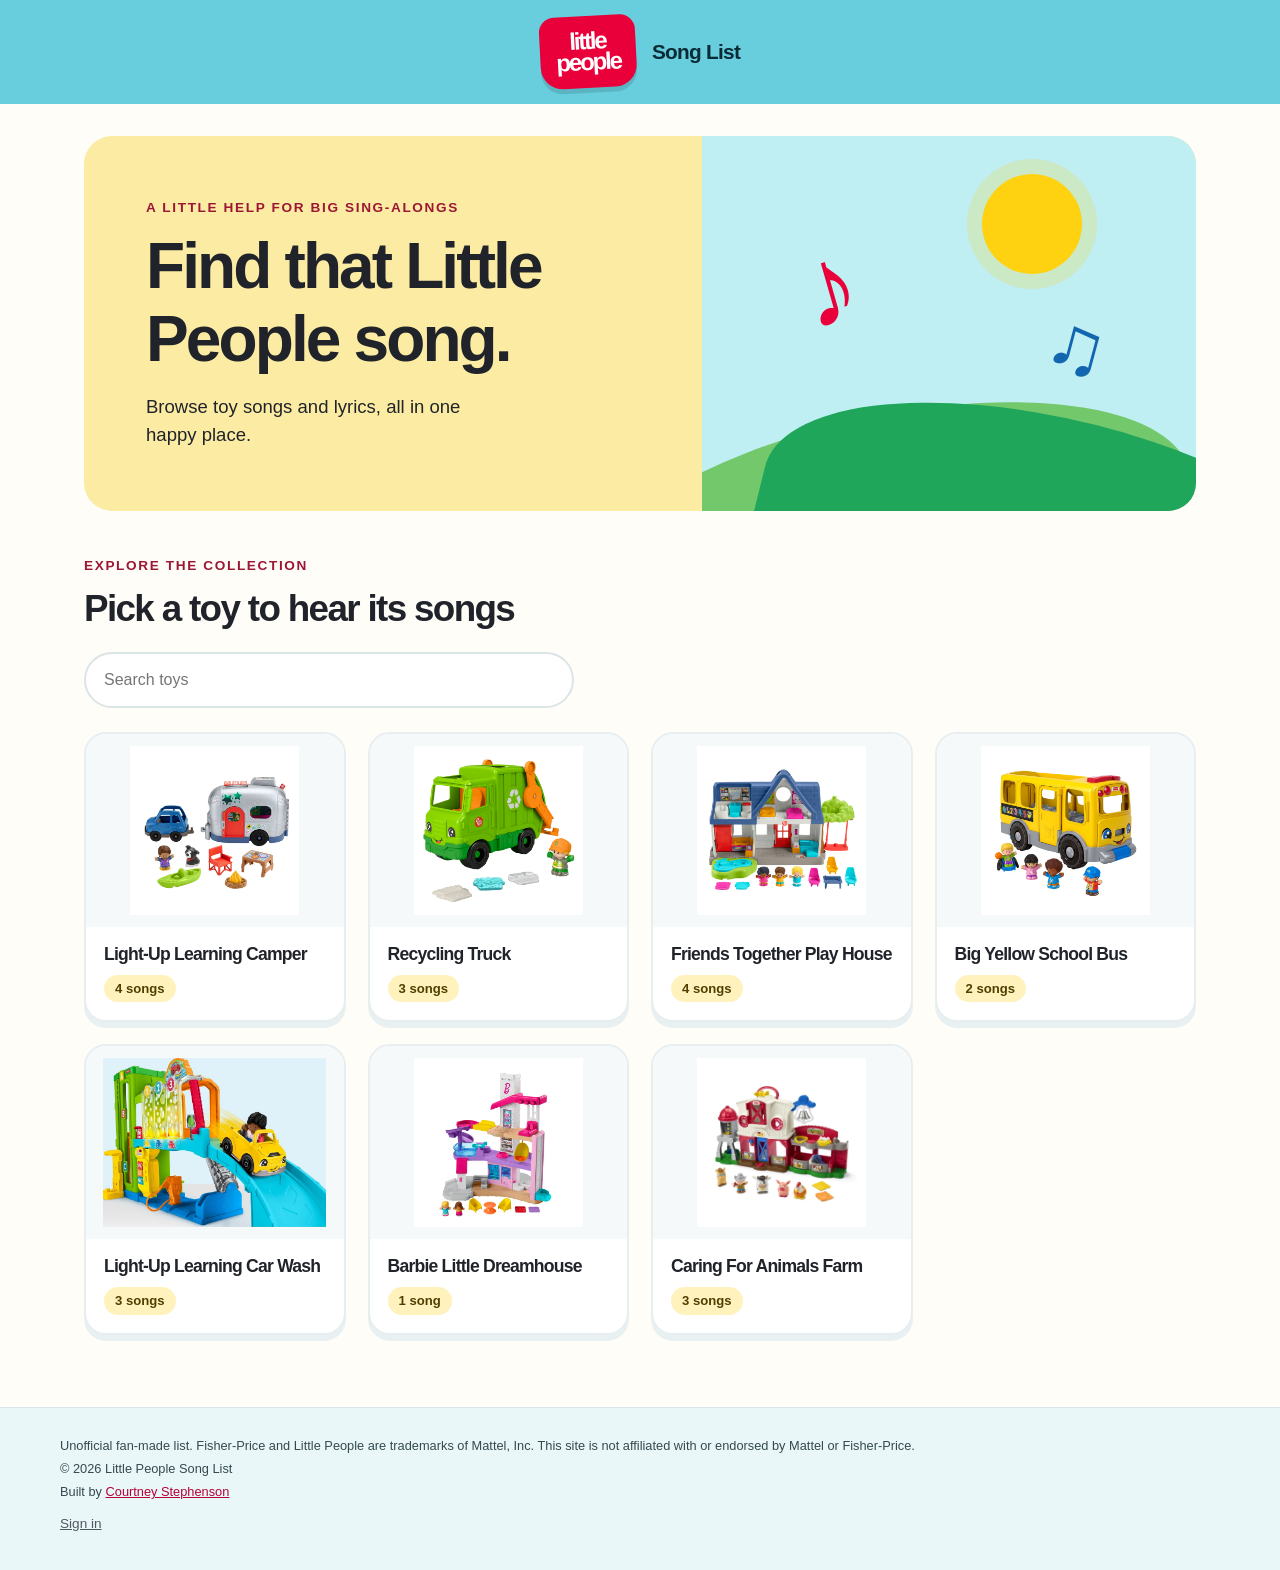
<file: index.html>
<!doctype html>
<html lang="en">
<head>
  <meta charset="utf-8">
  <meta name="viewport" content="width=device-width, initial-scale=1, viewport-fit=cover">
  <meta name="theme-color" content="#68cddd">
  <!--seo-head-->
  <title>Little People Song List – Fisher-Price Toy Songs &amp; Lyrics</title>
  <meta name="description" content="Browse songs and lyrics from Fisher-Price Little People toys, like the Light-Up Learning Camper and Recycling Truck. An unofficial fan-made list.">
  <link rel="canonical" href="https://fisherpricestoysongs.com/">
  <meta name="robots" content="index,follow,max-image-preview:large">
  <meta property="og:site_name" content="Little People Song List">
  <meta property="og:type" content="website">
  <meta property="og:locale" content="en_US">
  <meta property="og:title" content="Little People Song List – Fisher-Price Toy Songs &amp; Lyrics">
  <meta property="og:description" content="Browse songs and lyrics from Fisher-Price Little People toys, like the Light-Up Learning Camper and Recycling Truck. An unofficial fan-made list.">
  <meta property="og:url" content="https://fisherpricestoysongs.com/">
  <meta property="og:image" content="https://fisherpricestoysongs.com/og-image.png">
  <meta property="og:image:alt" content="Little People Song List: songs and lyrics from Fisher-Price Little People toys">
  <meta name="twitter:card" content="summary_large_image">
  <meta name="twitter:title" content="Little People Song List – Fisher-Price Toy Songs &amp; Lyrics">
  <meta name="twitter:description" content="Browse songs and lyrics from Fisher-Price Little People toys, like the Light-Up Learning Camper and Recycling Truck. An unofficial fan-made list.">
  <meta name="twitter:image" content="https://fisherpricestoysongs.com/og-image.png">
  <script type="application/ld+json">{"@context":"https://schema.org","@graph":[{"@type":"WebSite","@id":"https://fisherpricestoysongs.com/#website","name":"Little People Song List","url":"https://fisherpricestoysongs.com/","inLanguage":"en","description":"An unofficial fan-made catalog of songs from Fisher-Price Little People toys."},{"@type":"CollectionPage","@id":"https://fisherpricestoysongs.com/#page","url":"https://fisherpricestoysongs.com/","name":"Little People Song List – Fisher-Price Toy Songs & Lyrics","description":"Browse songs and lyrics from Fisher-Price Little People toys, like the Light-Up Learning Camper and Recycling Truck. An unofficial fan-made list.","isPartOf":{"@id":"https://fisherpricestoysongs.com/#website"},"inLanguage":"en","mainEntity":{"@type":"ItemList","itemListElement":[{"@type":"ListItem","position":1,"url":"https://fisherpricestoysongs.com/toys/light-up-learning-camper/","name":"Light-Up Learning Camper"},{"@type":"ListItem","position":2,"url":"https://fisherpricestoysongs.com/toys/recycling-truck/","name":"Recycling Truck"},{"@type":"ListItem","position":3,"url":"https://fisherpricestoysongs.com/toys/friends-together-play-house/","name":"Friends Together Play House"},{"@type":"ListItem","position":4,"url":"https://fisherpricestoysongs.com/toys/big-yellow-school-bus/","name":"Big Yellow School Bus"},{"@type":"ListItem","position":5,"url":"https://fisherpricestoysongs.com/toys/light-up-learning-car-wash/","name":"Light-Up Learning Car Wash"},{"@type":"ListItem","position":6,"url":"https://fisherpricestoysongs.com/toys/barbie-little-dreamhouse/","name":"Barbie Little Dreamhouse"},{"@type":"ListItem","position":7,"url":"https://fisherpricestoysongs.com/toys/caring-for-animals-farm/","name":"Caring For Animals Farm"}]}}]}</script>
  <!--/seo-head-->
  <link rel="icon" href="favicon.svg" type="image/svg+xml">
  <link rel="icon" href="favicon-32.png" type="image/png" sizes="32x32">
  <link rel="apple-touch-icon" href="apple-touch-icon.png">
  <link rel="stylesheet" href="style.css">
</head>
<body>
  <header class="site-header">
    <a class="site-title" href="#/"><span class="brand-badge">little<br>people</span><span class="site-title-text">Song List</span></a>
  </header>
  <main id="app" aria-live="polite"><!--prerender--><section class="hero"><div class="hero-copy"><p class="eyebrow">A little help for big sing-alongs</p><h1>Find that Little People song.</h1><p class="hero-description">Browse toy songs and lyrics, all in one happy place.</p></div><div class="hero-art" aria-hidden="true"><span class="sun"></span><span class="hill hill-back"></span><span class="hill hill-front"></span><span class="music-note note-one">♪</span><span class="music-note note-two">♫</span></div></section>
<div class="section-heading"><div><p class="eyebrow">Explore the collection</p><h2>Pick a toy to hear its songs</h2></div></div>
<ul class="grid"><li><a class="card" href="toys/light-up-learning-camper/"><img src="images/camper.jpg" alt="Light-Up Learning Camper toy" loading="lazy"><div class="card-body"><h2 class="card-title">Light-Up Learning Camper</h2><p class="card-meta">4 songs</p></div></a></li><li><a class="card" href="toys/recycling-truck/"><img src="images/recyclingtruck.jpg" alt="Recycling Truck toy" loading="lazy"><div class="card-body"><h2 class="card-title">Recycling Truck</h2><p class="card-meta">3 songs</p></div></a></li><li><a class="card" href="toys/friends-together-play-house/"><img src="images/house.jpg" alt="Friends Together Play House toy" loading="lazy"><div class="card-body"><h2 class="card-title">Friends Together Play House</h2><p class="card-meta">4 songs</p></div></a></li><li><a class="card" href="toys/big-yellow-school-bus/"><img src="images/bus-mvh4h189.jpg" alt="Big Yellow School Bus toy" loading="lazy"><div class="card-body"><h2 class="card-title">Big Yellow School Bus</h2><p class="card-meta">2 songs</p></div></a></li><li><a class="card" href="toys/light-up-learning-car-wash/"><img src="images/carwash.jpg" alt="Light-Up Learning Car Wash toy" loading="lazy"><div class="card-body"><h2 class="card-title">Light-Up Learning Car Wash</h2><p class="card-meta">3 songs</p></div></a></li><li><a class="card" href="toys/barbie-little-dreamhouse/"><img src="images/barbie-little-dreamhouse.jpg" alt="Barbie Little Dreamhouse toy" loading="lazy"><div class="card-body"><h2 class="card-title">Barbie Little Dreamhouse</h2><p class="card-meta">1 song</p></div></a></li><li><a class="card" href="toys/caring-for-animals-farm/"><img src="images/3211.jpg" alt="Caring For Animals Farm toy" loading="lazy"><div class="card-body"><h2 class="card-title">Caring For Animals Farm</h2><p class="card-meta">3 songs</p></div></a></li></ul><!--/prerender--></main>
  <footer class="site-footer">
    <p class="disclaimer">
      Unofficial fan-made list. Fisher-Price and Little People are trademarks of Mattel, Inc.
      This site is not affiliated with or endorsed by Mattel or Fisher-Price.
    </p>
    <p class="copyright">&copy; <span id="year">2026</span> Little People Song List</p>
    <p class="credit">Built by <a href="https://courtneystephenson.com/">Courtney Stephenson</a></p>
    <div id="auth" class="auth"></div>
  </footer>
  <script>document.getElementById("year").textContent = new Date().getFullYear();</script>
  <script src="config.js"></script>
  <script src="admin.js"></script>
  <script src="app.js"></script>
</body>
</html>
</file>
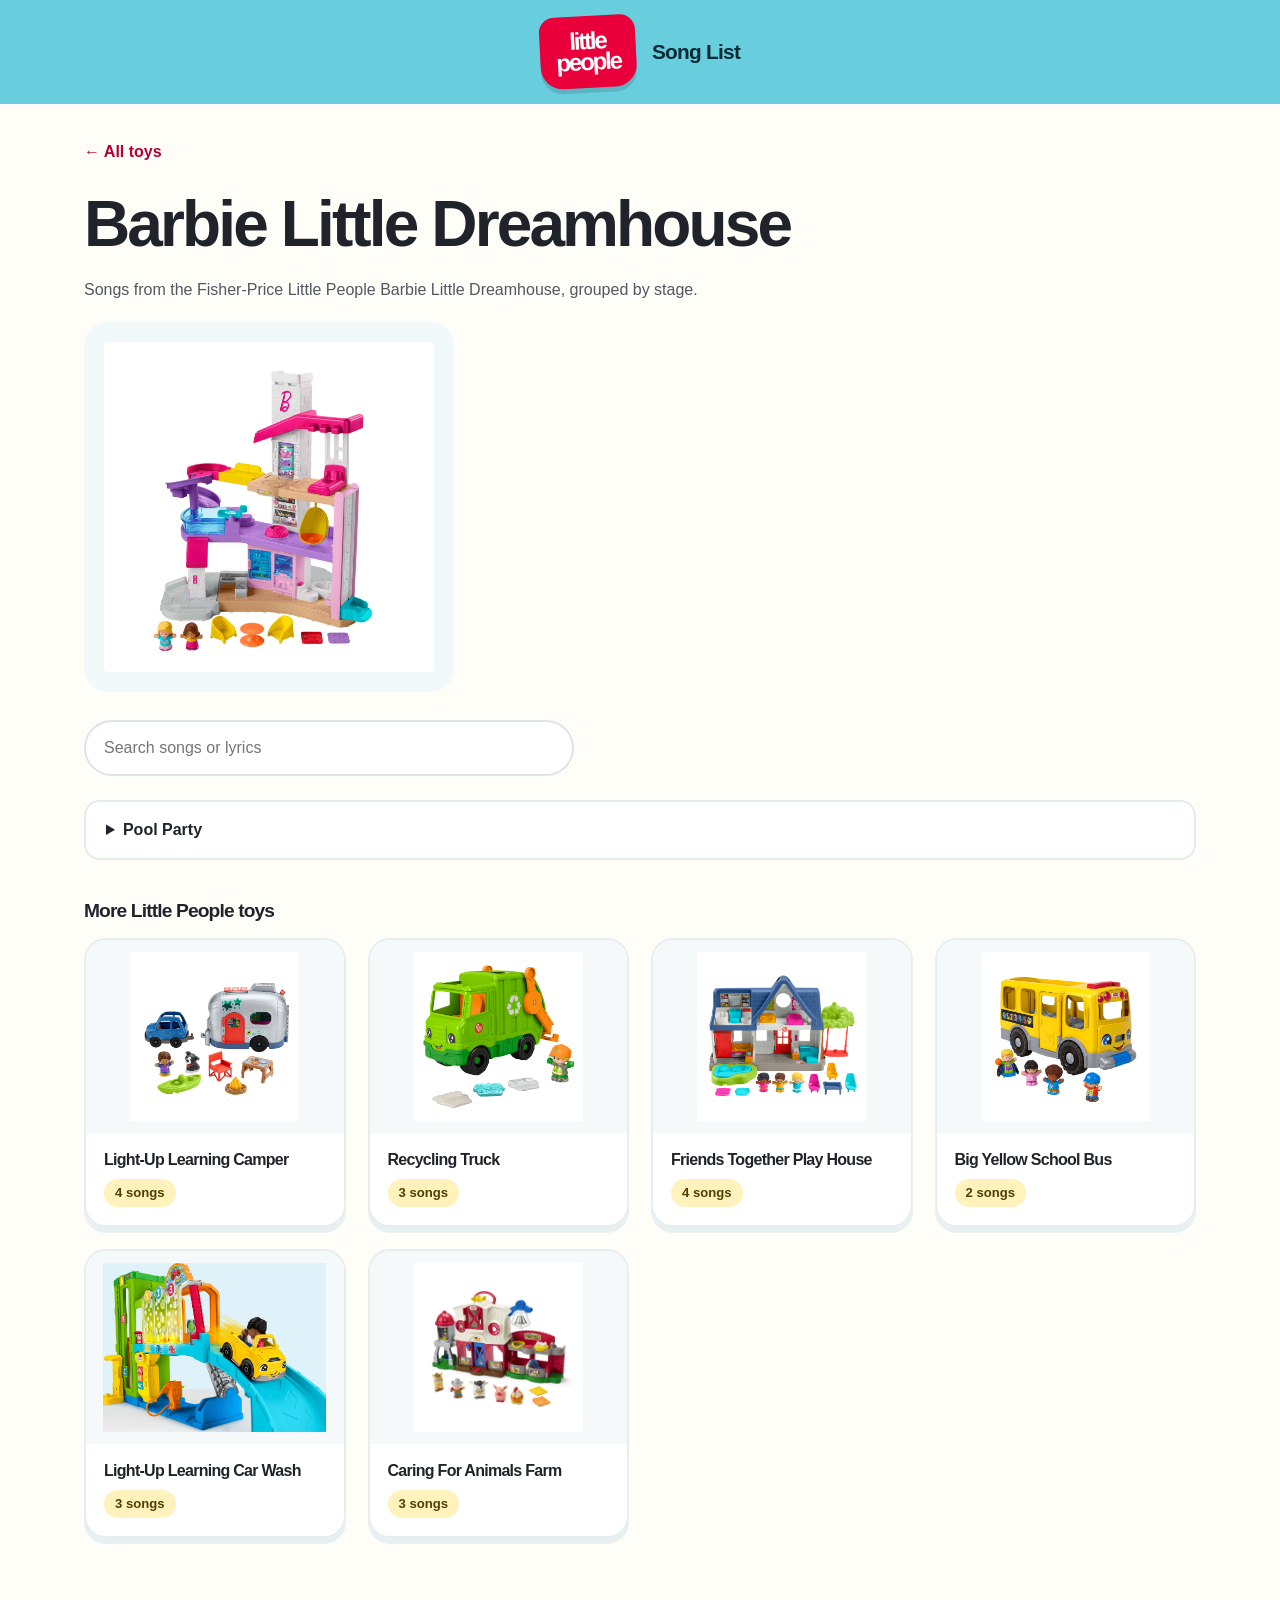
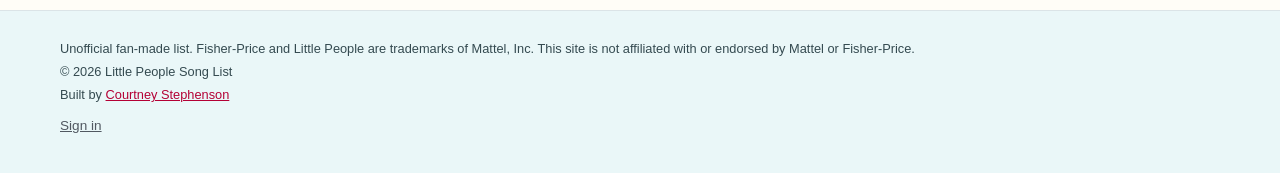
<file: toys/barbie-little-dreamhouse/index.html>
<!doctype html>
<html lang="en">
<head>
  <meta charset="utf-8">
  <meta name="viewport" content="width=device-width, initial-scale=1, viewport-fit=cover">
  <meta name="theme-color" content="#68cddd">
  <!--seo-head-->
  <title>Barbie Little Dreamhouse Songs &amp; Lyrics</title>
  <meta name="description" content="1 song on the Fisher-Price Little People Barbie Little Dreamhouse: Pool Party. Full list with lyrics, grouped by stage.">
  <link rel="canonical" href="https://fisherpricestoysongs.com/toys/barbie-little-dreamhouse/">
  <meta name="robots" content="index,follow,max-image-preview:large">
  <meta property="og:site_name" content="Little People Song List">
  <meta property="og:type" content="article">
  <meta property="og:locale" content="en_US">
  <meta property="og:title" content="Barbie Little Dreamhouse Songs &amp; Lyrics">
  <meta property="og:description" content="1 song on the Fisher-Price Little People Barbie Little Dreamhouse: Pool Party. Full list with lyrics, grouped by stage.">
  <meta property="og:url" content="https://fisherpricestoysongs.com/toys/barbie-little-dreamhouse/">
  <meta property="og:image" content="https://fisherpricestoysongs.com/images/barbie-little-dreamhouse.jpg">
  <meta property="og:image:alt" content="Barbie Little Dreamhouse toy">
  <meta name="twitter:card" content="summary_large_image">
  <meta name="twitter:title" content="Barbie Little Dreamhouse Songs &amp; Lyrics">
  <meta name="twitter:description" content="1 song on the Fisher-Price Little People Barbie Little Dreamhouse: Pool Party. Full list with lyrics, grouped by stage.">
  <meta name="twitter:image" content="https://fisherpricestoysongs.com/images/barbie-little-dreamhouse.jpg">
  <script type="application/ld+json">{"@context":"https://schema.org","@graph":[{"@type":"WebSite","@id":"https://fisherpricestoysongs.com/#website","name":"Little People Song List","url":"https://fisherpricestoysongs.com/","inLanguage":"en","description":"An unofficial fan-made catalog of songs from Fisher-Price Little People toys."},{"@type":"WebPage","@id":"https://fisherpricestoysongs.com/toys/barbie-little-dreamhouse/#page","url":"https://fisherpricestoysongs.com/toys/barbie-little-dreamhouse/","name":"Barbie Little Dreamhouse Songs & Lyrics","description":"1 song on the Fisher-Price Little People Barbie Little Dreamhouse: Pool Party. Full list with lyrics, grouped by stage.","inLanguage":"en","isPartOf":{"@id":"https://fisherpricestoysongs.com/#website"},"breadcrumb":{"@id":"https://fisherpricestoysongs.com/toys/barbie-little-dreamhouse/#breadcrumb"},"primaryImageOfPage":{"@type":"ImageObject","url":"https://fisherpricestoysongs.com/images/barbie-little-dreamhouse.jpg"},"mainEntity":{"@id":"https://fisherpricestoysongs.com/toys/barbie-little-dreamhouse/#songs"}},{"@type":"BreadcrumbList","@id":"https://fisherpricestoysongs.com/toys/barbie-little-dreamhouse/#breadcrumb","itemListElement":[{"@type":"ListItem","position":1,"name":"All toys","item":"https://fisherpricestoysongs.com/"},{"@type":"ListItem","position":2,"name":"Barbie Little Dreamhouse","item":"https://fisherpricestoysongs.com/toys/barbie-little-dreamhouse/"}]},{"@type":"ItemList","@id":"https://fisherpricestoysongs.com/toys/barbie-little-dreamhouse/#songs","name":"Songs on the Barbie Little Dreamhouse","numberOfItems":1,"itemListElement":[{"@type":"ListItem","position":1,"name":"Pool Party"}]}]}</script>
  <!--/seo-head-->
  <link rel="icon" href="../../favicon.svg" type="image/svg+xml">
  <link rel="icon" href="../../favicon-32.png" type="image/png" sizes="32x32">
  <link rel="apple-touch-icon" href="../../apple-touch-icon.png">
  <link rel="stylesheet" href="../../style.css">
</head>
<body data-root="../../" data-toy="barbie-little-dreamhouse">
  <header class="site-header">
    <a class="site-title" href="../../"><span class="brand-badge">little<br>people</span><span class="site-title-text">Song List</span></a>
  </header>
  <main id="app" aria-live="polite"><!--prerender--><a class="back" href="../../">← All toys</a>
<h1>Barbie Little Dreamhouse</h1>
<p class="intro">Songs from the Fisher-Price Little People Barbie Little Dreamhouse, grouped by stage.</p>
<img class="toy-image" src="../../images/barbie-little-dreamhouse.jpg" alt="Barbie Little Dreamhouse toy" loading="lazy">
<div><details><summary>Pool Party</summary><p class="lyrics">It’s my pool party, turn the music up
Jump, jump, jump, let’s go!
Sun glasses and sunscreen,
Water shoes and floaties,
The water is great so ready to swim,
And make a splash when you slide in!</p></details></div>
<nav class="related" aria-label="More toys"><h2>More Little People toys</h2><ul class="grid"><li><a class="card" href="../light-up-learning-camper/"><img src="../../images/camper.jpg" alt="Light-Up Learning Camper toy" loading="lazy"><div class="card-body"><h3 class="card-title">Light-Up Learning Camper</h3><p class="card-meta">4 songs</p></div></a></li><li><a class="card" href="../recycling-truck/"><img src="../../images/recyclingtruck.jpg" alt="Recycling Truck toy" loading="lazy"><div class="card-body"><h3 class="card-title">Recycling Truck</h3><p class="card-meta">3 songs</p></div></a></li><li><a class="card" href="../friends-together-play-house/"><img src="../../images/house.jpg" alt="Friends Together Play House toy" loading="lazy"><div class="card-body"><h3 class="card-title">Friends Together Play House</h3><p class="card-meta">4 songs</p></div></a></li><li><a class="card" href="../big-yellow-school-bus/"><img src="../../images/bus-mvh4h189.jpg" alt="Big Yellow School Bus toy" loading="lazy"><div class="card-body"><h3 class="card-title">Big Yellow School Bus</h3><p class="card-meta">2 songs</p></div></a></li><li><a class="card" href="../light-up-learning-car-wash/"><img src="../../images/carwash.jpg" alt="Light-Up Learning Car Wash toy" loading="lazy"><div class="card-body"><h3 class="card-title">Light-Up Learning Car Wash</h3><p class="card-meta">3 songs</p></div></a></li><li><a class="card" href="../caring-for-animals-farm/"><img src="../../images/3211.jpg" alt="Caring For Animals Farm toy" loading="lazy"><div class="card-body"><h3 class="card-title">Caring For Animals Farm</h3><p class="card-meta">3 songs</p></div></a></li></ul></nav><!--/prerender--></main>
  <footer class="site-footer">
    <p class="disclaimer">
      Unofficial fan-made list. Fisher-Price and Little People are trademarks of Mattel, Inc.
      This site is not affiliated with or endorsed by Mattel or Fisher-Price.
    </p>
    <p class="copyright">&copy; <span id="year">2026</span> Little People Song List</p>
    <p class="credit">Built by <a href="https://courtneystephenson.com/">Courtney Stephenson</a></p>
    <div id="auth" class="auth"></div>
  </footer>
  <script>document.getElementById("year").textContent = new Date().getFullYear();</script>
  <script src="../../config.js"></script>
  <script src="../../admin.js"></script>
  <script src="../../app.js"></script>
</body>
</html>
</file>
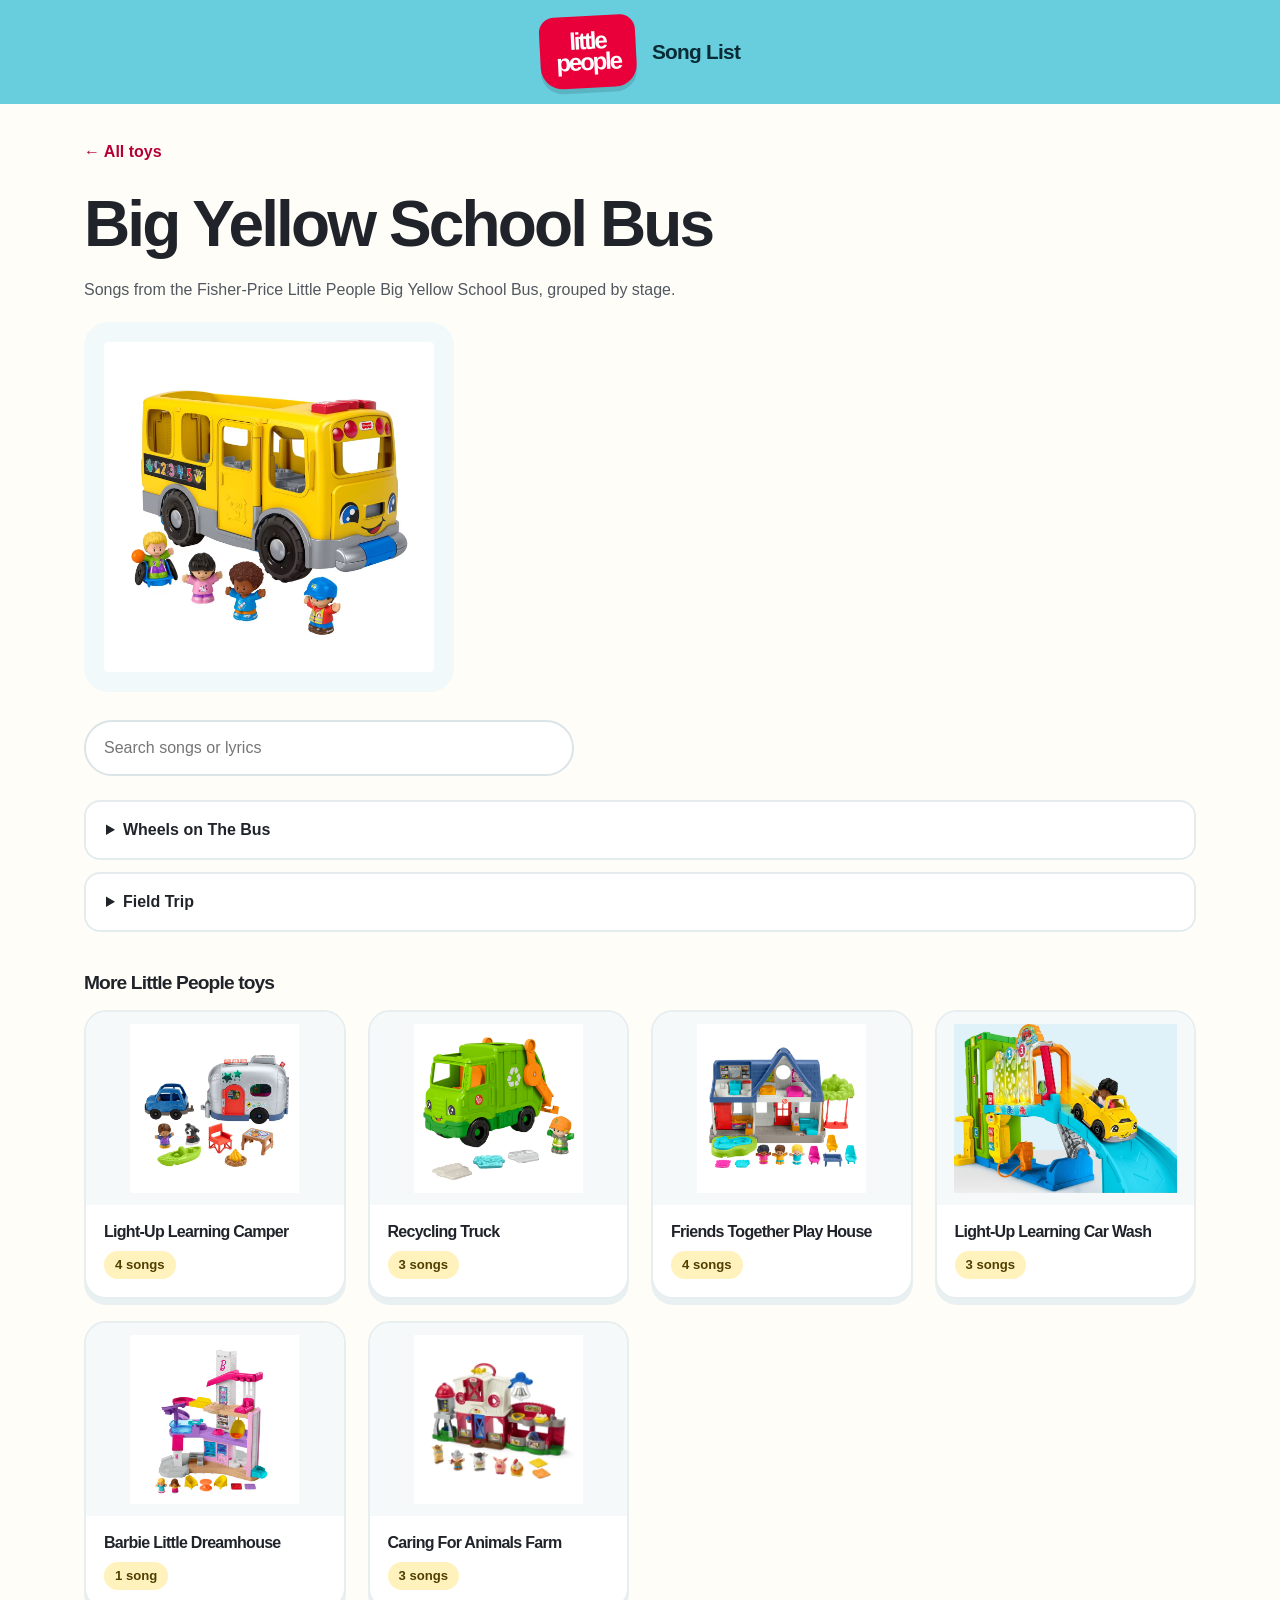
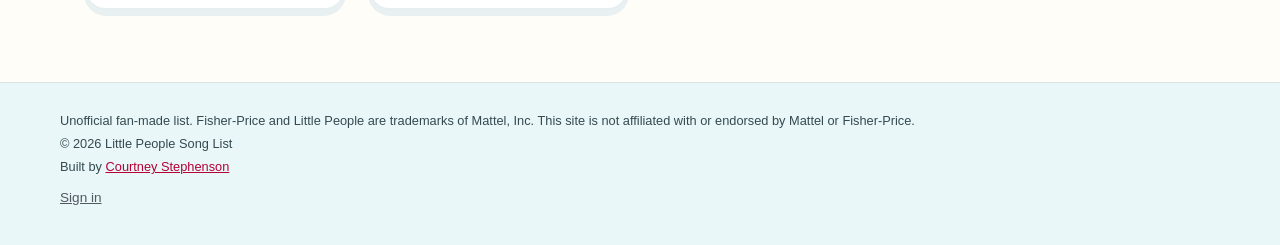
<file: toys/big-yellow-school-bus/index.html>
<!doctype html>
<html lang="en">
<head>
  <meta charset="utf-8">
  <meta name="viewport" content="width=device-width, initial-scale=1, viewport-fit=cover">
  <meta name="theme-color" content="#68cddd">
  <!--seo-head-->
  <title>Big Yellow School Bus Songs &amp; Lyrics | Little People Song List</title>
  <meta name="description" content="2 songs on the Fisher-Price Little People Big Yellow School Bus: Wheels on The Bus, Field Trip. Full list with lyrics, grouped by stage.">
  <link rel="canonical" href="https://fisherpricestoysongs.com/toys/big-yellow-school-bus/">
  <meta name="robots" content="index,follow,max-image-preview:large">
  <meta property="og:site_name" content="Little People Song List">
  <meta property="og:type" content="article">
  <meta property="og:locale" content="en_US">
  <meta property="og:title" content="Big Yellow School Bus Songs &amp; Lyrics | Little People Song List">
  <meta property="og:description" content="2 songs on the Fisher-Price Little People Big Yellow School Bus: Wheels on The Bus, Field Trip. Full list with lyrics, grouped by stage.">
  <meta property="og:url" content="https://fisherpricestoysongs.com/toys/big-yellow-school-bus/">
  <meta property="og:image" content="https://fisherpricestoysongs.com/images/bus-mvh4h189.jpg">
  <meta property="og:image:alt" content="Big Yellow School Bus toy">
  <meta name="twitter:card" content="summary_large_image">
  <meta name="twitter:title" content="Big Yellow School Bus Songs &amp; Lyrics | Little People Song List">
  <meta name="twitter:description" content="2 songs on the Fisher-Price Little People Big Yellow School Bus: Wheels on The Bus, Field Trip. Full list with lyrics, grouped by stage.">
  <meta name="twitter:image" content="https://fisherpricestoysongs.com/images/bus-mvh4h189.jpg">
  <script type="application/ld+json">{"@context":"https://schema.org","@graph":[{"@type":"WebSite","@id":"https://fisherpricestoysongs.com/#website","name":"Little People Song List","url":"https://fisherpricestoysongs.com/","inLanguage":"en","description":"An unofficial fan-made catalog of songs from Fisher-Price Little People toys."},{"@type":"WebPage","@id":"https://fisherpricestoysongs.com/toys/big-yellow-school-bus/#page","url":"https://fisherpricestoysongs.com/toys/big-yellow-school-bus/","name":"Big Yellow School Bus Songs & Lyrics | Little People Song List","description":"2 songs on the Fisher-Price Little People Big Yellow School Bus: Wheels on The Bus, Field Trip. Full list with lyrics, grouped by stage.","inLanguage":"en","isPartOf":{"@id":"https://fisherpricestoysongs.com/#website"},"breadcrumb":{"@id":"https://fisherpricestoysongs.com/toys/big-yellow-school-bus/#breadcrumb"},"primaryImageOfPage":{"@type":"ImageObject","url":"https://fisherpricestoysongs.com/images/bus-mvh4h189.jpg"},"mainEntity":{"@id":"https://fisherpricestoysongs.com/toys/big-yellow-school-bus/#songs"}},{"@type":"BreadcrumbList","@id":"https://fisherpricestoysongs.com/toys/big-yellow-school-bus/#breadcrumb","itemListElement":[{"@type":"ListItem","position":1,"name":"All toys","item":"https://fisherpricestoysongs.com/"},{"@type":"ListItem","position":2,"name":"Big Yellow School Bus","item":"https://fisherpricestoysongs.com/toys/big-yellow-school-bus/"}]},{"@type":"ItemList","@id":"https://fisherpricestoysongs.com/toys/big-yellow-school-bus/#songs","name":"Songs on the Big Yellow School Bus","numberOfItems":2,"itemListElement":[{"@type":"ListItem","position":1,"name":"Wheels on The Bus"},{"@type":"ListItem","position":2,"name":"Field Trip"}]}]}</script>
  <!--/seo-head-->
  <link rel="icon" href="../../favicon.svg" type="image/svg+xml">
  <link rel="icon" href="../../favicon-32.png" type="image/png" sizes="32x32">
  <link rel="apple-touch-icon" href="../../apple-touch-icon.png">
  <link rel="stylesheet" href="../../style.css">
</head>
<body data-root="../../" data-toy="big-yellow-school-bus">
  <header class="site-header">
    <a class="site-title" href="../../"><span class="brand-badge">little<br>people</span><span class="site-title-text">Song List</span></a>
  </header>
  <main id="app" aria-live="polite"><!--prerender--><a class="back" href="../../">← All toys</a>
<h1>Big Yellow School Bus</h1>
<p class="intro">Songs from the Fisher-Price Little People Big Yellow School Bus, grouped by stage.</p>
<img class="toy-image" src="../../images/bus-mvh4h189.jpg" alt="Big Yellow School Bus toy" loading="lazy">
<div><details><summary>Wheels on The Bus</summary><p class="lyrics">The wheels on the bus go round and round,
Round and round, round and round!
The wheels on the bus go round and round,
All through the town!
The wipers on the bus go swish, swish, swish,
Swish, swish, swish; swish, swish, swish!
The wipers on the bus go swish, swish, swish,
All through the town!
The horn on the bus goes beep, beep, beep,
 Beep, beep, beep; beep, beep, beep!
 The horn on the bus goes beep, beep, beep,
 All through the town!</p></details><details><summary>Field Trip</summary><p class="lyrics">We’re going on a field trip, field trip, FIELD TRIP!
Everyone together!
We'll go somewhere new and learn a thing or two.
Its sure to be an adventure!</p></details></div>
<nav class="related" aria-label="More toys"><h2>More Little People toys</h2><ul class="grid"><li><a class="card" href="../light-up-learning-camper/"><img src="../../images/camper.jpg" alt="Light-Up Learning Camper toy" loading="lazy"><div class="card-body"><h3 class="card-title">Light-Up Learning Camper</h3><p class="card-meta">4 songs</p></div></a></li><li><a class="card" href="../recycling-truck/"><img src="../../images/recyclingtruck.jpg" alt="Recycling Truck toy" loading="lazy"><div class="card-body"><h3 class="card-title">Recycling Truck</h3><p class="card-meta">3 songs</p></div></a></li><li><a class="card" href="../friends-together-play-house/"><img src="../../images/house.jpg" alt="Friends Together Play House toy" loading="lazy"><div class="card-body"><h3 class="card-title">Friends Together Play House</h3><p class="card-meta">4 songs</p></div></a></li><li><a class="card" href="../light-up-learning-car-wash/"><img src="../../images/carwash.jpg" alt="Light-Up Learning Car Wash toy" loading="lazy"><div class="card-body"><h3 class="card-title">Light-Up Learning Car Wash</h3><p class="card-meta">3 songs</p></div></a></li><li><a class="card" href="../barbie-little-dreamhouse/"><img src="../../images/barbie-little-dreamhouse.jpg" alt="Barbie Little Dreamhouse toy" loading="lazy"><div class="card-body"><h3 class="card-title">Barbie Little Dreamhouse</h3><p class="card-meta">1 song</p></div></a></li><li><a class="card" href="../caring-for-animals-farm/"><img src="../../images/3211.jpg" alt="Caring For Animals Farm toy" loading="lazy"><div class="card-body"><h3 class="card-title">Caring For Animals Farm</h3><p class="card-meta">3 songs</p></div></a></li></ul></nav><!--/prerender--></main>
  <footer class="site-footer">
    <p class="disclaimer">
      Unofficial fan-made list. Fisher-Price and Little People are trademarks of Mattel, Inc.
      This site is not affiliated with or endorsed by Mattel or Fisher-Price.
    </p>
    <p class="copyright">&copy; <span id="year">2026</span> Little People Song List</p>
    <p class="credit">Built by <a href="https://courtneystephenson.com/">Courtney Stephenson</a></p>
    <div id="auth" class="auth"></div>
  </footer>
  <script>document.getElementById("year").textContent = new Date().getFullYear();</script>
  <script src="../../config.js"></script>
  <script src="../../admin.js"></script>
  <script src="../../app.js"></script>
</body>
</html>
</file>
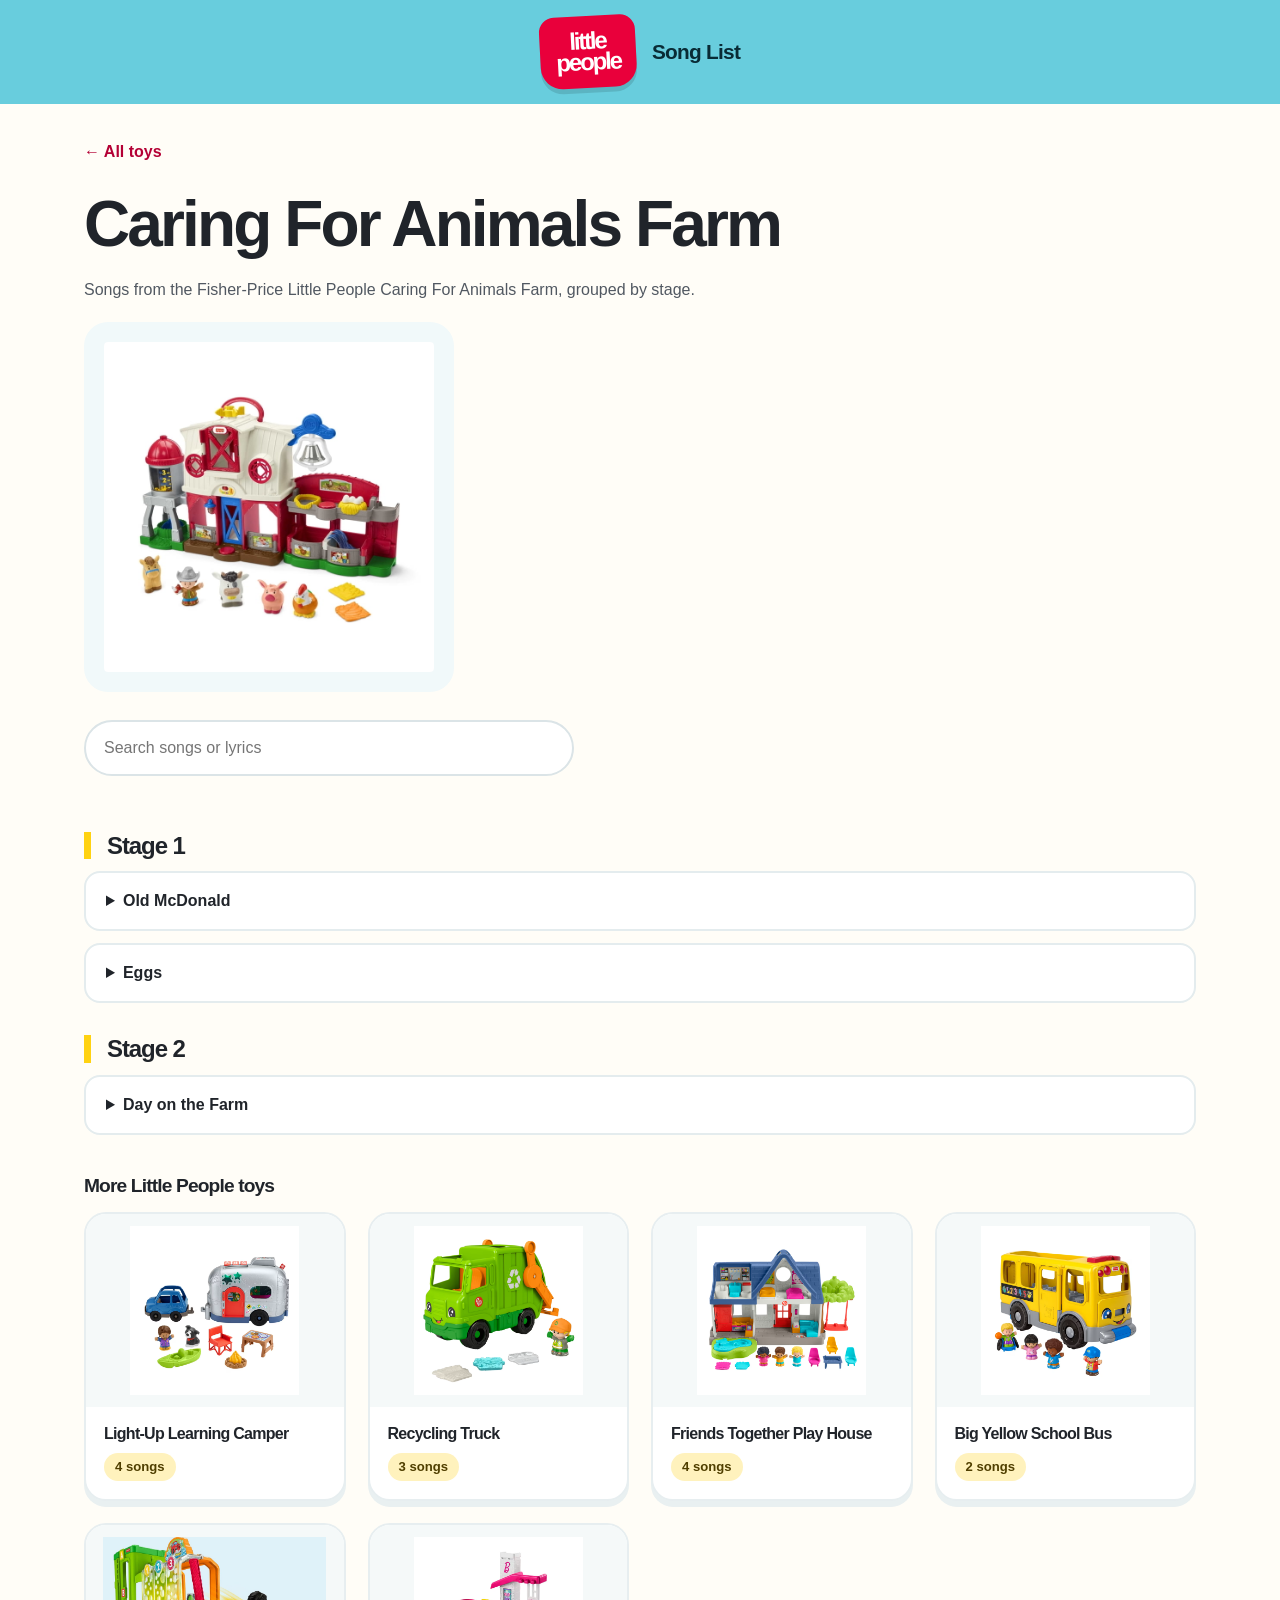
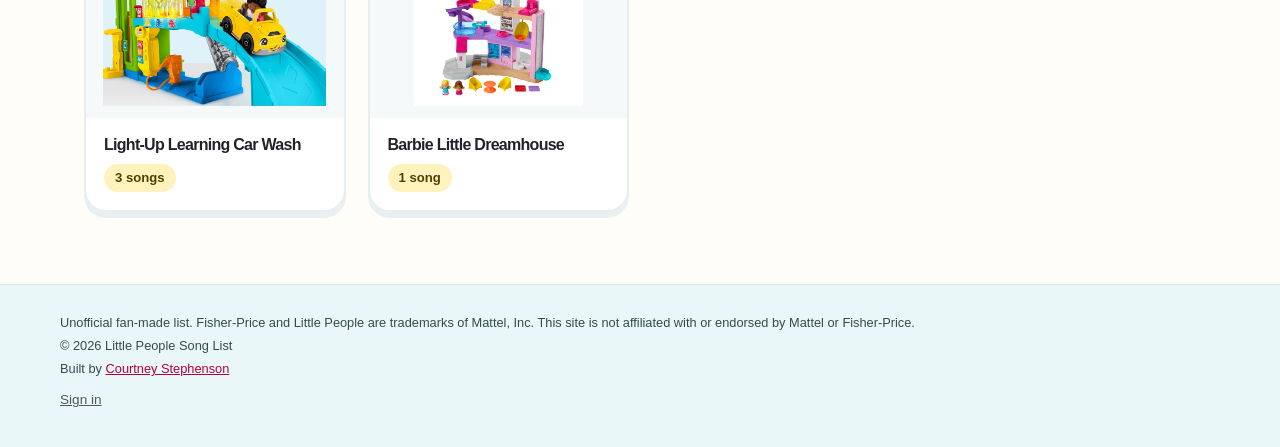
<file: toys/caring-for-animals-farm/index.html>
<!doctype html>
<html lang="en">
<head>
  <meta charset="utf-8">
  <meta name="viewport" content="width=device-width, initial-scale=1, viewport-fit=cover">
  <meta name="theme-color" content="#68cddd">
  <!--seo-head-->
  <title>Caring For Animals Farm Songs &amp; Lyrics</title>
  <meta name="description" content="3 songs on the Fisher-Price Little People Caring For Animals Farm: Old McDonald, Eggs, Day on the Farm. Full list with lyrics, grouped by stage.">
  <link rel="canonical" href="https://fisherpricestoysongs.com/toys/caring-for-animals-farm/">
  <meta name="robots" content="index,follow,max-image-preview:large">
  <meta property="og:site_name" content="Little People Song List">
  <meta property="og:type" content="article">
  <meta property="og:locale" content="en_US">
  <meta property="og:title" content="Caring For Animals Farm Songs &amp; Lyrics">
  <meta property="og:description" content="3 songs on the Fisher-Price Little People Caring For Animals Farm: Old McDonald, Eggs, Day on the Farm. Full list with lyrics, grouped by stage.">
  <meta property="og:url" content="https://fisherpricestoysongs.com/toys/caring-for-animals-farm/">
  <meta property="og:image" content="https://fisherpricestoysongs.com/images/3211.jpg">
  <meta property="og:image:alt" content="Caring For Animals Farm toy">
  <meta name="twitter:card" content="summary_large_image">
  <meta name="twitter:title" content="Caring For Animals Farm Songs &amp; Lyrics">
  <meta name="twitter:description" content="3 songs on the Fisher-Price Little People Caring For Animals Farm: Old McDonald, Eggs, Day on the Farm. Full list with lyrics, grouped by stage.">
  <meta name="twitter:image" content="https://fisherpricestoysongs.com/images/3211.jpg">
  <script type="application/ld+json">{"@context":"https://schema.org","@graph":[{"@type":"WebSite","@id":"https://fisherpricestoysongs.com/#website","name":"Little People Song List","url":"https://fisherpricestoysongs.com/","inLanguage":"en","description":"An unofficial fan-made catalog of songs from Fisher-Price Little People toys."},{"@type":"WebPage","@id":"https://fisherpricestoysongs.com/toys/caring-for-animals-farm/#page","url":"https://fisherpricestoysongs.com/toys/caring-for-animals-farm/","name":"Caring For Animals Farm Songs & Lyrics","description":"3 songs on the Fisher-Price Little People Caring For Animals Farm: Old McDonald, Eggs, Day on the Farm. Full list with lyrics, grouped by stage.","inLanguage":"en","isPartOf":{"@id":"https://fisherpricestoysongs.com/#website"},"breadcrumb":{"@id":"https://fisherpricestoysongs.com/toys/caring-for-animals-farm/#breadcrumb"},"primaryImageOfPage":{"@type":"ImageObject","url":"https://fisherpricestoysongs.com/images/3211.jpg"},"mainEntity":{"@id":"https://fisherpricestoysongs.com/toys/caring-for-animals-farm/#songs"}},{"@type":"BreadcrumbList","@id":"https://fisherpricestoysongs.com/toys/caring-for-animals-farm/#breadcrumb","itemListElement":[{"@type":"ListItem","position":1,"name":"All toys","item":"https://fisherpricestoysongs.com/"},{"@type":"ListItem","position":2,"name":"Caring For Animals Farm","item":"https://fisherpricestoysongs.com/toys/caring-for-animals-farm/"}]},{"@type":"ItemList","@id":"https://fisherpricestoysongs.com/toys/caring-for-animals-farm/#songs","name":"Songs on the Caring For Animals Farm","numberOfItems":3,"itemListElement":[{"@type":"ListItem","position":1,"name":"Old McDonald"},{"@type":"ListItem","position":2,"name":"Eggs"},{"@type":"ListItem","position":3,"name":"Day on the Farm"}]}]}</script>
  <!--/seo-head-->
  <link rel="icon" href="../../favicon.svg" type="image/svg+xml">
  <link rel="icon" href="../../favicon-32.png" type="image/png" sizes="32x32">
  <link rel="apple-touch-icon" href="../../apple-touch-icon.png">
  <link rel="stylesheet" href="../../style.css">
</head>
<body data-root="../../" data-toy="caring-for-animals-farm">
  <header class="site-header">
    <a class="site-title" href="../../"><span class="brand-badge">little<br>people</span><span class="site-title-text">Song List</span></a>
  </header>
  <main id="app" aria-live="polite"><!--prerender--><a class="back" href="../../">← All toys</a>
<h1>Caring For Animals Farm</h1>
<p class="intro">Songs from the Fisher-Price Little People Caring For Animals Farm, grouped by stage.</p>
<img class="toy-image" src="../../images/3211.jpg" alt="Caring For Animals Farm toy" loading="lazy">
<div><h2 class="stage-heading">Stage 1</h2><details><summary>Old McDonald</summary><p class="lyrics">Old MacDonald had a farm e-i-e-i-o and on his farm, he had a cow e-i-e-i-o. 

With a moo moo here a moo moo there here a moo everywhere. 

That's right, Old MacDonald had a farm e-i-e-i-o.</p></details><details><summary>Eggs</summary><p class="lyrics">The chicken laid one, two, three, four, five eggs in her nest.</p></details><h2 class="stage-heading">Stage 2</h2><details><summary>Day on the Farm</summary><p class="lyrics">Let's take care of our animal friends! 

Hey hey ho hey hey ho! 

All together now. Hey hey ho hey hey ho! We're gonna take care of our friends today. 

Listen to every word they say. We'll clean them up and watch them play. 

It's another day here on the farm.

All together now. Hey hey ho hey hey ho!</p></details></div>
<nav class="related" aria-label="More toys"><h2>More Little People toys</h2><ul class="grid"><li><a class="card" href="../light-up-learning-camper/"><img src="../../images/camper.jpg" alt="Light-Up Learning Camper toy" loading="lazy"><div class="card-body"><h3 class="card-title">Light-Up Learning Camper</h3><p class="card-meta">4 songs</p></div></a></li><li><a class="card" href="../recycling-truck/"><img src="../../images/recyclingtruck.jpg" alt="Recycling Truck toy" loading="lazy"><div class="card-body"><h3 class="card-title">Recycling Truck</h3><p class="card-meta">3 songs</p></div></a></li><li><a class="card" href="../friends-together-play-house/"><img src="../../images/house.jpg" alt="Friends Together Play House toy" loading="lazy"><div class="card-body"><h3 class="card-title">Friends Together Play House</h3><p class="card-meta">4 songs</p></div></a></li><li><a class="card" href="../big-yellow-school-bus/"><img src="../../images/bus-mvh4h189.jpg" alt="Big Yellow School Bus toy" loading="lazy"><div class="card-body"><h3 class="card-title">Big Yellow School Bus</h3><p class="card-meta">2 songs</p></div></a></li><li><a class="card" href="../light-up-learning-car-wash/"><img src="../../images/carwash.jpg" alt="Light-Up Learning Car Wash toy" loading="lazy"><div class="card-body"><h3 class="card-title">Light-Up Learning Car Wash</h3><p class="card-meta">3 songs</p></div></a></li><li><a class="card" href="../barbie-little-dreamhouse/"><img src="../../images/barbie-little-dreamhouse.jpg" alt="Barbie Little Dreamhouse toy" loading="lazy"><div class="card-body"><h3 class="card-title">Barbie Little Dreamhouse</h3><p class="card-meta">1 song</p></div></a></li></ul></nav><!--/prerender--></main>
  <footer class="site-footer">
    <p class="disclaimer">
      Unofficial fan-made list. Fisher-Price and Little People are trademarks of Mattel, Inc.
      This site is not affiliated with or endorsed by Mattel or Fisher-Price.
    </p>
    <p class="copyright">&copy; <span id="year">2026</span> Little People Song List</p>
    <p class="credit">Built by <a href="https://courtneystephenson.com/">Courtney Stephenson</a></p>
    <div id="auth" class="auth"></div>
  </footer>
  <script>document.getElementById("year").textContent = new Date().getFullYear();</script>
  <script src="../../config.js"></script>
  <script src="../../admin.js"></script>
  <script src="../../app.js"></script>
</body>
</html>
</file>
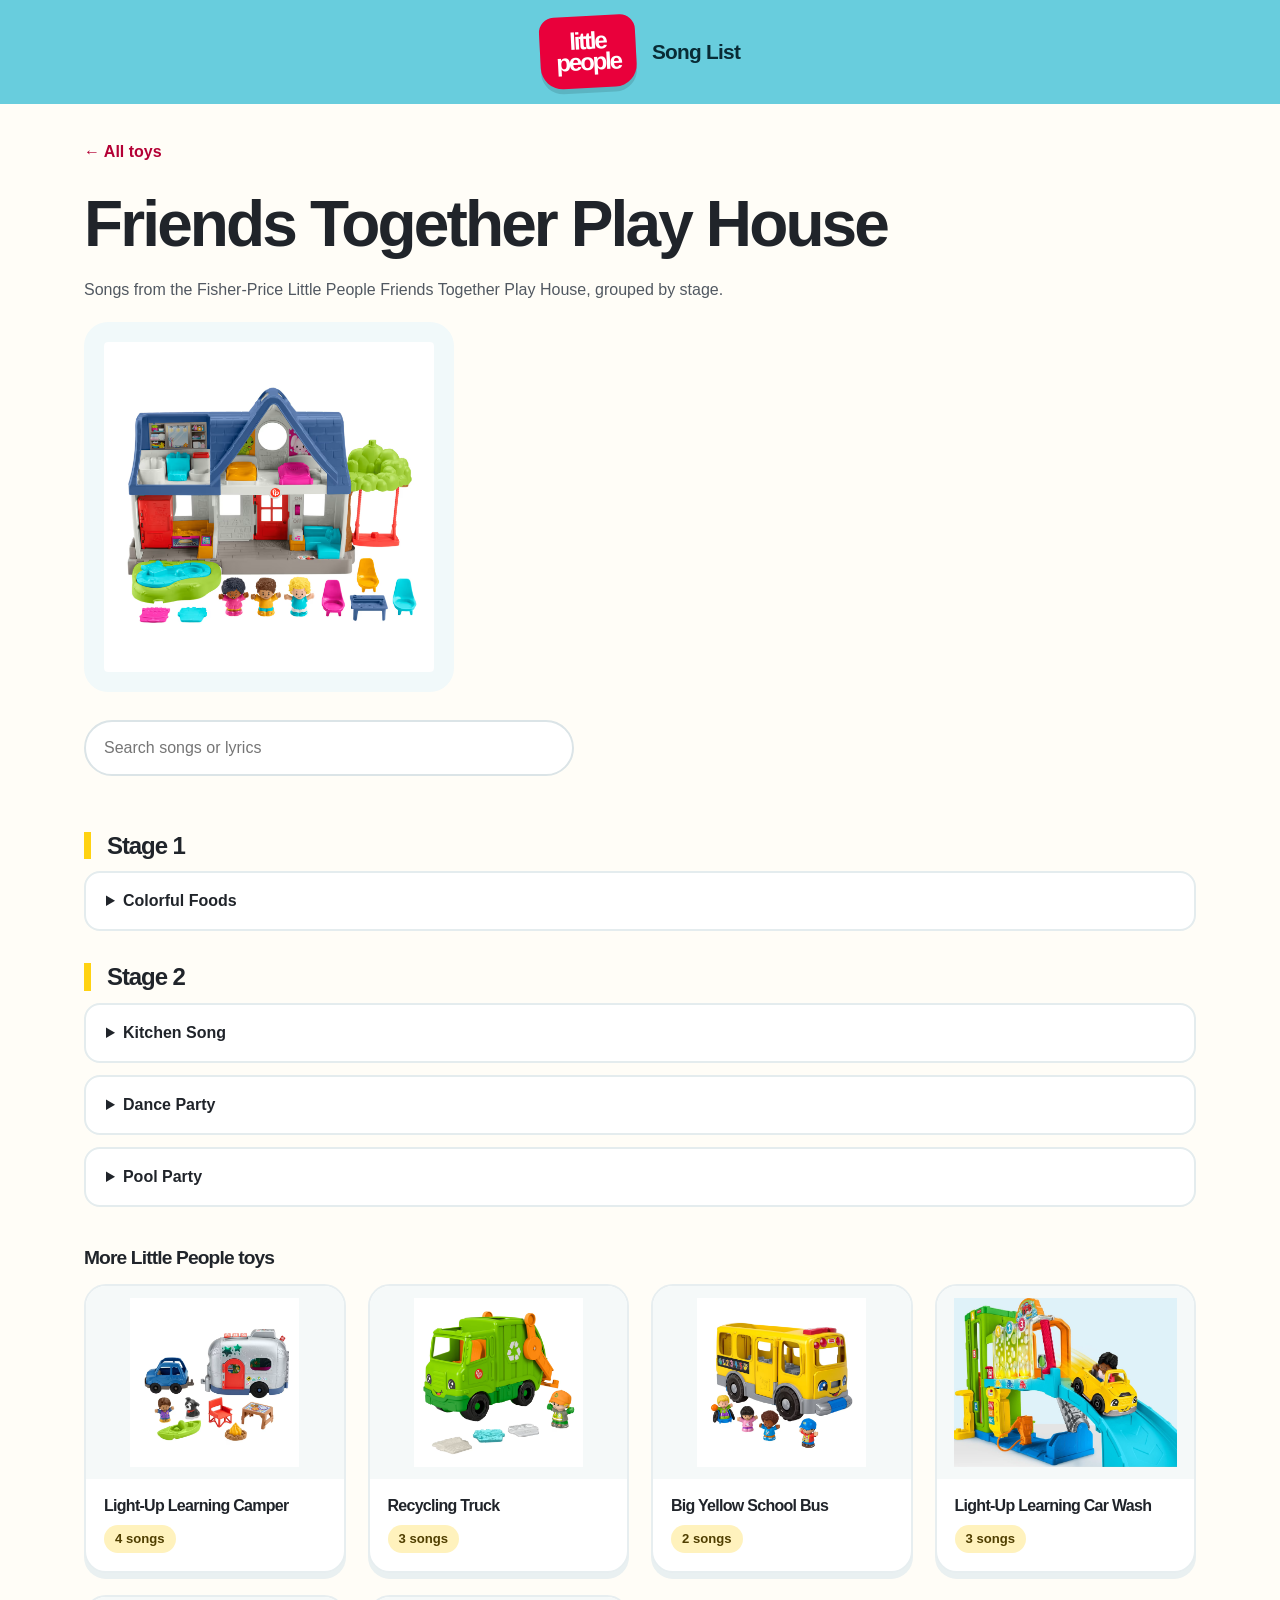
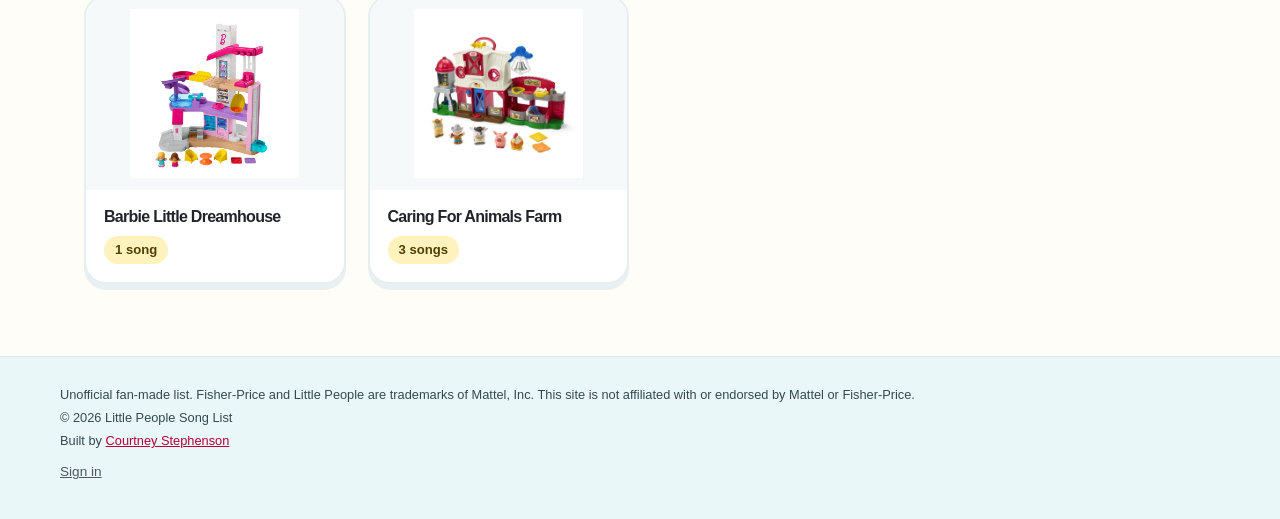
<file: toys/friends-together-play-house/index.html>
<!doctype html>
<html lang="en">
<head>
  <meta charset="utf-8">
  <meta name="viewport" content="width=device-width, initial-scale=1, viewport-fit=cover">
  <meta name="theme-color" content="#68cddd">
  <!--seo-head-->
  <title>Friends Together Play House Songs &amp; Lyrics</title>
  <meta name="description" content="4 songs on the Fisher-Price Little People Friends Together Play House: Colorful Foods, Kitchen Song, Dance Party, Pool Party. Full list with lyrics, grouped…">
  <link rel="canonical" href="https://fisherpricestoysongs.com/toys/friends-together-play-house/">
  <meta name="robots" content="index,follow,max-image-preview:large">
  <meta property="og:site_name" content="Little People Song List">
  <meta property="og:type" content="article">
  <meta property="og:locale" content="en_US">
  <meta property="og:title" content="Friends Together Play House Songs &amp; Lyrics">
  <meta property="og:description" content="4 songs on the Fisher-Price Little People Friends Together Play House: Colorful Foods, Kitchen Song, Dance Party, Pool Party. Full list with lyrics, grouped…">
  <meta property="og:url" content="https://fisherpricestoysongs.com/toys/friends-together-play-house/">
  <meta property="og:image" content="https://fisherpricestoysongs.com/images/house.jpg">
  <meta property="og:image:alt" content="Friends Together Play House toy">
  <meta name="twitter:card" content="summary_large_image">
  <meta name="twitter:title" content="Friends Together Play House Songs &amp; Lyrics">
  <meta name="twitter:description" content="4 songs on the Fisher-Price Little People Friends Together Play House: Colorful Foods, Kitchen Song, Dance Party, Pool Party. Full list with lyrics, grouped…">
  <meta name="twitter:image" content="https://fisherpricestoysongs.com/images/house.jpg">
  <script type="application/ld+json">{"@context":"https://schema.org","@graph":[{"@type":"WebSite","@id":"https://fisherpricestoysongs.com/#website","name":"Little People Song List","url":"https://fisherpricestoysongs.com/","inLanguage":"en","description":"An unofficial fan-made catalog of songs from Fisher-Price Little People toys."},{"@type":"WebPage","@id":"https://fisherpricestoysongs.com/toys/friends-together-play-house/#page","url":"https://fisherpricestoysongs.com/toys/friends-together-play-house/","name":"Friends Together Play House Songs & Lyrics","description":"4 songs on the Fisher-Price Little People Friends Together Play House: Colorful Foods, Kitchen Song, Dance Party, Pool Party. Full list with lyrics, grouped…","inLanguage":"en","isPartOf":{"@id":"https://fisherpricestoysongs.com/#website"},"breadcrumb":{"@id":"https://fisherpricestoysongs.com/toys/friends-together-play-house/#breadcrumb"},"primaryImageOfPage":{"@type":"ImageObject","url":"https://fisherpricestoysongs.com/images/house.jpg"},"mainEntity":{"@id":"https://fisherpricestoysongs.com/toys/friends-together-play-house/#songs"}},{"@type":"BreadcrumbList","@id":"https://fisherpricestoysongs.com/toys/friends-together-play-house/#breadcrumb","itemListElement":[{"@type":"ListItem","position":1,"name":"All toys","item":"https://fisherpricestoysongs.com/"},{"@type":"ListItem","position":2,"name":"Friends Together Play House","item":"https://fisherpricestoysongs.com/toys/friends-together-play-house/"}]},{"@type":"ItemList","@id":"https://fisherpricestoysongs.com/toys/friends-together-play-house/#songs","name":"Songs on the Friends Together Play House","numberOfItems":4,"itemListElement":[{"@type":"ListItem","position":1,"name":"Colorful Foods"},{"@type":"ListItem","position":2,"name":"Kitchen Song"},{"@type":"ListItem","position":3,"name":"Dance Party"},{"@type":"ListItem","position":4,"name":"Pool Party"}]}]}</script>
  <!--/seo-head-->
  <link rel="icon" href="../../favicon.svg" type="image/svg+xml">
  <link rel="icon" href="../../favicon-32.png" type="image/png" sizes="32x32">
  <link rel="apple-touch-icon" href="../../apple-touch-icon.png">
  <link rel="stylesheet" href="../../style.css">
</head>
<body data-root="../../" data-toy="friends-together-play-house">
  <header class="site-header">
    <a class="site-title" href="../../"><span class="brand-badge">little<br>people</span><span class="site-title-text">Song List</span></a>
  </header>
  <main id="app" aria-live="polite"><!--prerender--><a class="back" href="../../">← All toys</a>
<h1>Friends Together Play House</h1>
<p class="intro">Songs from the Fisher-Price Little People Friends Together Play House, grouped by stage.</p>
<img class="toy-image" src="../../images/house.jpg" alt="Friends Together Play House toy" loading="lazy">
<div><h2 class="stage-heading">Stage 1</h2><details><summary>Colorful Foods</summary><p class="lyrics">Red Strawberries! Yellow bananas!
Purple grapes and green peas!
Orange carrots from the garden,
So many colorful foods to eat!</p></details><h2 class="stage-heading">Stage 2</h2><details><summary>Kitchen Song</summary><p class="lyrics">Party in the kitchen, do a little dance!
BANG BANG BANG on the pots and pans!
Making something new with friends, yum yum!
Let's STIR UP THE FUN!
Eggs and bananas,
Butter and jelly!
Ketchup and flour,
Milk and spaghetti!
Mix it all up with a big BIG spoon!
Then serve it to friends and family too!
Oooh, that's uhh… pretty yucky! Hehe!</p></details><details><summary>Dance Party</summary><p class="lyrics">It’s a dance party, show us your moves, livin it up, in the living room!
Jump like a bunny up and down! Just spin AROUND!
Stomp your feet like a dinosaur give a big, loud dino roar</p></details><details><summary>Pool Party</summary><p class="lyrics">It's a pool party a pool party on a sunny day
It's a pool party a pool party lets splash and play
It's a pool party a pool party I'll hold my nose
It's a pool party a pool party here we go
1 2 3 splash!</p></details></div>
<nav class="related" aria-label="More toys"><h2>More Little People toys</h2><ul class="grid"><li><a class="card" href="../light-up-learning-camper/"><img src="../../images/camper.jpg" alt="Light-Up Learning Camper toy" loading="lazy"><div class="card-body"><h3 class="card-title">Light-Up Learning Camper</h3><p class="card-meta">4 songs</p></div></a></li><li><a class="card" href="../recycling-truck/"><img src="../../images/recyclingtruck.jpg" alt="Recycling Truck toy" loading="lazy"><div class="card-body"><h3 class="card-title">Recycling Truck</h3><p class="card-meta">3 songs</p></div></a></li><li><a class="card" href="../big-yellow-school-bus/"><img src="../../images/bus-mvh4h189.jpg" alt="Big Yellow School Bus toy" loading="lazy"><div class="card-body"><h3 class="card-title">Big Yellow School Bus</h3><p class="card-meta">2 songs</p></div></a></li><li><a class="card" href="../light-up-learning-car-wash/"><img src="../../images/carwash.jpg" alt="Light-Up Learning Car Wash toy" loading="lazy"><div class="card-body"><h3 class="card-title">Light-Up Learning Car Wash</h3><p class="card-meta">3 songs</p></div></a></li><li><a class="card" href="../barbie-little-dreamhouse/"><img src="../../images/barbie-little-dreamhouse.jpg" alt="Barbie Little Dreamhouse toy" loading="lazy"><div class="card-body"><h3 class="card-title">Barbie Little Dreamhouse</h3><p class="card-meta">1 song</p></div></a></li><li><a class="card" href="../caring-for-animals-farm/"><img src="../../images/3211.jpg" alt="Caring For Animals Farm toy" loading="lazy"><div class="card-body"><h3 class="card-title">Caring For Animals Farm</h3><p class="card-meta">3 songs</p></div></a></li></ul></nav><!--/prerender--></main>
  <footer class="site-footer">
    <p class="disclaimer">
      Unofficial fan-made list. Fisher-Price and Little People are trademarks of Mattel, Inc.
      This site is not affiliated with or endorsed by Mattel or Fisher-Price.
    </p>
    <p class="copyright">&copy; <span id="year">2026</span> Little People Song List</p>
    <p class="credit">Built by <a href="https://courtneystephenson.com/">Courtney Stephenson</a></p>
    <div id="auth" class="auth"></div>
  </footer>
  <script>document.getElementById("year").textContent = new Date().getFullYear();</script>
  <script src="../../config.js"></script>
  <script src="../../admin.js"></script>
  <script src="../../app.js"></script>
</body>
</html>
</file>
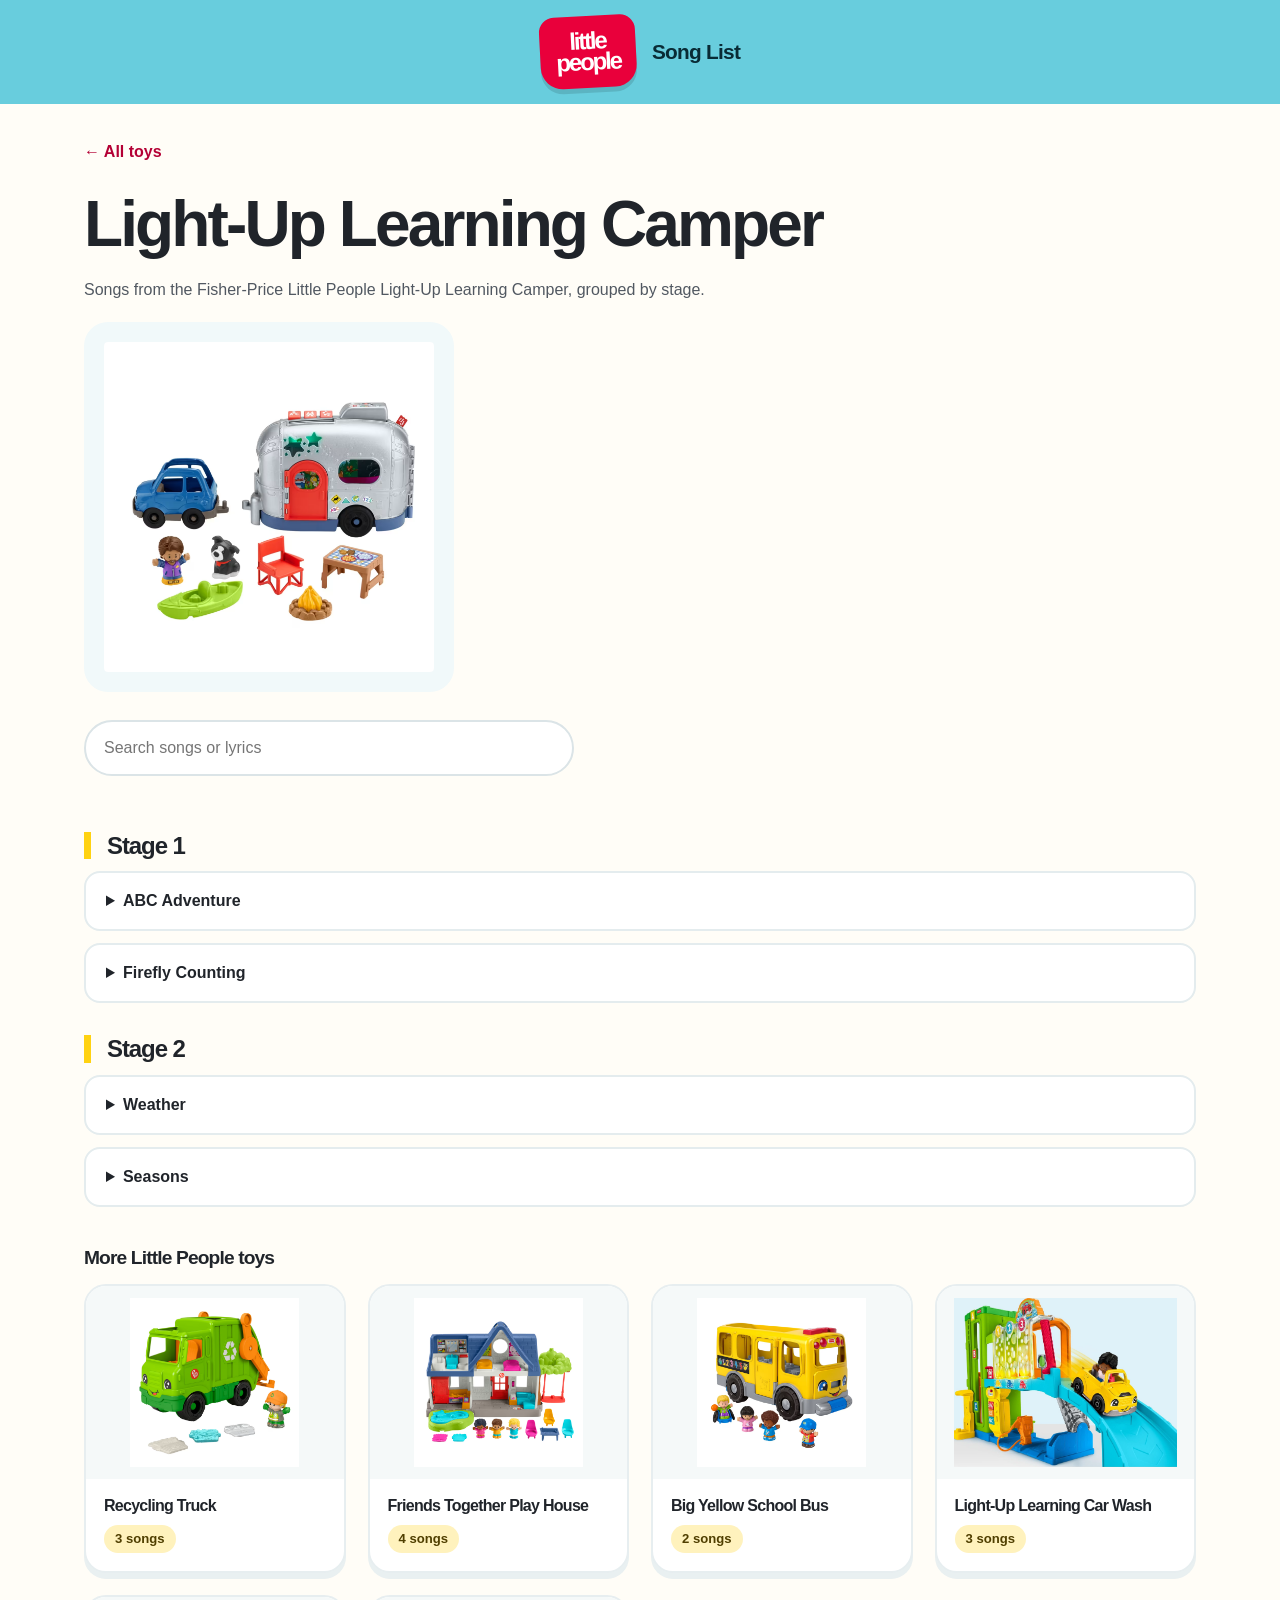
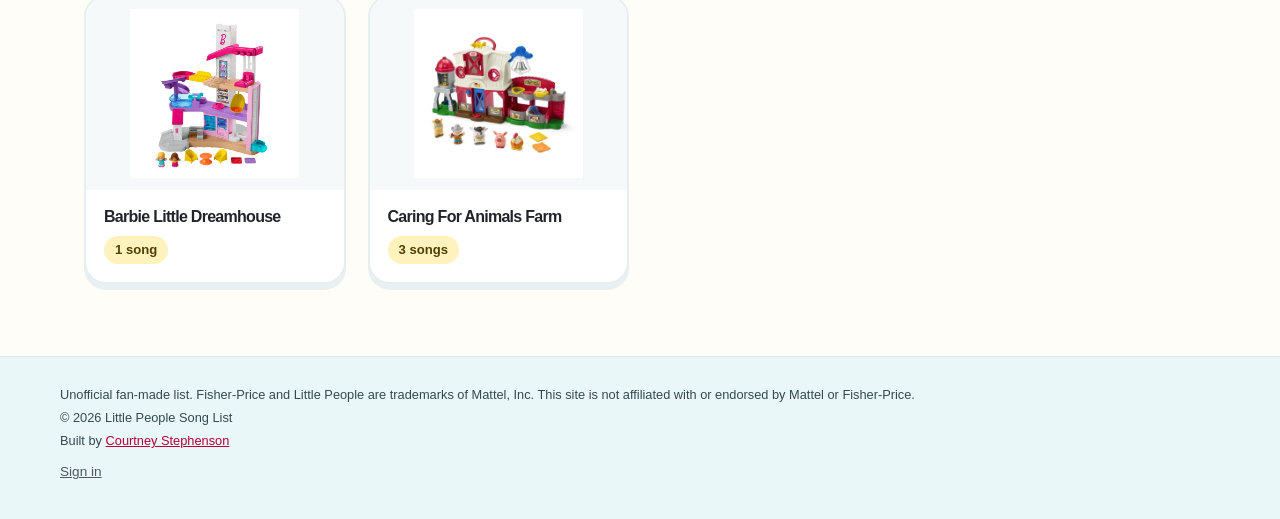
<file: toys/light-up-learning-camper/index.html>
<!doctype html>
<html lang="en">
<head>
  <meta charset="utf-8">
  <meta name="viewport" content="width=device-width, initial-scale=1, viewport-fit=cover">
  <meta name="theme-color" content="#68cddd">
  <!--seo-head-->
  <title>Light-Up Learning Camper Songs &amp; Lyrics</title>
  <meta name="description" content="4 songs on the Fisher-Price Little People Light-Up Learning Camper: ABC Adventure, Firefly Counting, Weather, Seasons. Full list with lyrics, grouped by…">
  <link rel="canonical" href="https://fisherpricestoysongs.com/toys/light-up-learning-camper/">
  <meta name="robots" content="index,follow,max-image-preview:large">
  <meta property="og:site_name" content="Little People Song List">
  <meta property="og:type" content="article">
  <meta property="og:locale" content="en_US">
  <meta property="og:title" content="Light-Up Learning Camper Songs &amp; Lyrics">
  <meta property="og:description" content="4 songs on the Fisher-Price Little People Light-Up Learning Camper: ABC Adventure, Firefly Counting, Weather, Seasons. Full list with lyrics, grouped by…">
  <meta property="og:url" content="https://fisherpricestoysongs.com/toys/light-up-learning-camper/">
  <meta property="og:image" content="https://fisherpricestoysongs.com/images/camper.jpg">
  <meta property="og:image:alt" content="Light-Up Learning Camper toy">
  <meta name="twitter:card" content="summary_large_image">
  <meta name="twitter:title" content="Light-Up Learning Camper Songs &amp; Lyrics">
  <meta name="twitter:description" content="4 songs on the Fisher-Price Little People Light-Up Learning Camper: ABC Adventure, Firefly Counting, Weather, Seasons. Full list with lyrics, grouped by…">
  <meta name="twitter:image" content="https://fisherpricestoysongs.com/images/camper.jpg">
  <script type="application/ld+json">{"@context":"https://schema.org","@graph":[{"@type":"WebSite","@id":"https://fisherpricestoysongs.com/#website","name":"Little People Song List","url":"https://fisherpricestoysongs.com/","inLanguage":"en","description":"An unofficial fan-made catalog of songs from Fisher-Price Little People toys."},{"@type":"WebPage","@id":"https://fisherpricestoysongs.com/toys/light-up-learning-camper/#page","url":"https://fisherpricestoysongs.com/toys/light-up-learning-camper/","name":"Light-Up Learning Camper Songs & Lyrics","description":"4 songs on the Fisher-Price Little People Light-Up Learning Camper: ABC Adventure, Firefly Counting, Weather, Seasons. Full list with lyrics, grouped by…","inLanguage":"en","isPartOf":{"@id":"https://fisherpricestoysongs.com/#website"},"breadcrumb":{"@id":"https://fisherpricestoysongs.com/toys/light-up-learning-camper/#breadcrumb"},"primaryImageOfPage":{"@type":"ImageObject","url":"https://fisherpricestoysongs.com/images/camper.jpg"},"mainEntity":{"@id":"https://fisherpricestoysongs.com/toys/light-up-learning-camper/#songs"}},{"@type":"BreadcrumbList","@id":"https://fisherpricestoysongs.com/toys/light-up-learning-camper/#breadcrumb","itemListElement":[{"@type":"ListItem","position":1,"name":"All toys","item":"https://fisherpricestoysongs.com/"},{"@type":"ListItem","position":2,"name":"Light-Up Learning Camper","item":"https://fisherpricestoysongs.com/toys/light-up-learning-camper/"}]},{"@type":"ItemList","@id":"https://fisherpricestoysongs.com/toys/light-up-learning-camper/#songs","name":"Songs on the Light-Up Learning Camper","numberOfItems":4,"itemListElement":[{"@type":"ListItem","position":1,"name":"ABC Adventure"},{"@type":"ListItem","position":2,"name":"Firefly Counting"},{"@type":"ListItem","position":3,"name":"Weather"},{"@type":"ListItem","position":4,"name":"Seasons"}]}]}</script>
  <!--/seo-head-->
  <link rel="icon" href="../../favicon.svg" type="image/svg+xml">
  <link rel="icon" href="../../favicon-32.png" type="image/png" sizes="32x32">
  <link rel="apple-touch-icon" href="../../apple-touch-icon.png">
  <link rel="stylesheet" href="../../style.css">
</head>
<body data-root="../../" data-toy="light-up-learning-camper">
  <header class="site-header">
    <a class="site-title" href="../../"><span class="brand-badge">little<br>people</span><span class="site-title-text">Song List</span></a>
  </header>
  <main id="app" aria-live="polite"><!--prerender--><a class="back" href="../../">← All toys</a>
<h1>Light-Up Learning Camper</h1>
<p class="intro">Songs from the Fisher-Price Little People Light-Up Learning Camper, grouped by stage.</p>
<img class="toy-image" src="../../images/camper.jpg" alt="Light-Up Learning Camper toy" loading="lazy">
<div><h2 class="stage-heading">Stage 1</h2><details><summary>ABC Adventure</summary><p class="lyrics">Music up! Windows down! 
On an adventure, driving cross-country,
Pulling our camper, what letters might we see?
A B C D E F G,
H I J K L M N O P,
Q R S T U V,
W X Y Z!</p></details><details><summary>Firefly Counting</summary><p class="lyrics">Fireflies and stars at night. 
Underneath the Northern Lights. 
Count the stars up in the sky
And count the blinking fireflies
One, two, three, four, five, six, seven, eight, nine, ten!</p></details><h2 class="stage-heading">Stage 2</h2><details><summary>Weather</summary><p class="lyrics">Camping! In the great outdoors,
Sunny days are nice and warm! 
Rainy days, the flowers grow!
Chilly days, we wear a coat!
Windy, days we,
Go wherever the wind may blow!</p></details><details><summary>Seasons</summary><p class="lyrics">Spring, Summer...
Fall, Winter...
Four seasons, campers know!
Flowers in the Spring and hot Summer days,
Crunchy Fall leaves and Winter snow!</p></details></div>
<nav class="related" aria-label="More toys"><h2>More Little People toys</h2><ul class="grid"><li><a class="card" href="../recycling-truck/"><img src="../../images/recyclingtruck.jpg" alt="Recycling Truck toy" loading="lazy"><div class="card-body"><h3 class="card-title">Recycling Truck</h3><p class="card-meta">3 songs</p></div></a></li><li><a class="card" href="../friends-together-play-house/"><img src="../../images/house.jpg" alt="Friends Together Play House toy" loading="lazy"><div class="card-body"><h3 class="card-title">Friends Together Play House</h3><p class="card-meta">4 songs</p></div></a></li><li><a class="card" href="../big-yellow-school-bus/"><img src="../../images/bus-mvh4h189.jpg" alt="Big Yellow School Bus toy" loading="lazy"><div class="card-body"><h3 class="card-title">Big Yellow School Bus</h3><p class="card-meta">2 songs</p></div></a></li><li><a class="card" href="../light-up-learning-car-wash/"><img src="../../images/carwash.jpg" alt="Light-Up Learning Car Wash toy" loading="lazy"><div class="card-body"><h3 class="card-title">Light-Up Learning Car Wash</h3><p class="card-meta">3 songs</p></div></a></li><li><a class="card" href="../barbie-little-dreamhouse/"><img src="../../images/barbie-little-dreamhouse.jpg" alt="Barbie Little Dreamhouse toy" loading="lazy"><div class="card-body"><h3 class="card-title">Barbie Little Dreamhouse</h3><p class="card-meta">1 song</p></div></a></li><li><a class="card" href="../caring-for-animals-farm/"><img src="../../images/3211.jpg" alt="Caring For Animals Farm toy" loading="lazy"><div class="card-body"><h3 class="card-title">Caring For Animals Farm</h3><p class="card-meta">3 songs</p></div></a></li></ul></nav><!--/prerender--></main>
  <footer class="site-footer">
    <p class="disclaimer">
      Unofficial fan-made list. Fisher-Price and Little People are trademarks of Mattel, Inc.
      This site is not affiliated with or endorsed by Mattel or Fisher-Price.
    </p>
    <p class="copyright">&copy; <span id="year">2026</span> Little People Song List</p>
    <p class="credit">Built by <a href="https://courtneystephenson.com/">Courtney Stephenson</a></p>
    <div id="auth" class="auth"></div>
  </footer>
  <script>document.getElementById("year").textContent = new Date().getFullYear();</script>
  <script src="../../config.js"></script>
  <script src="../../admin.js"></script>
  <script src="../../app.js"></script>
</body>
</html>
</file>
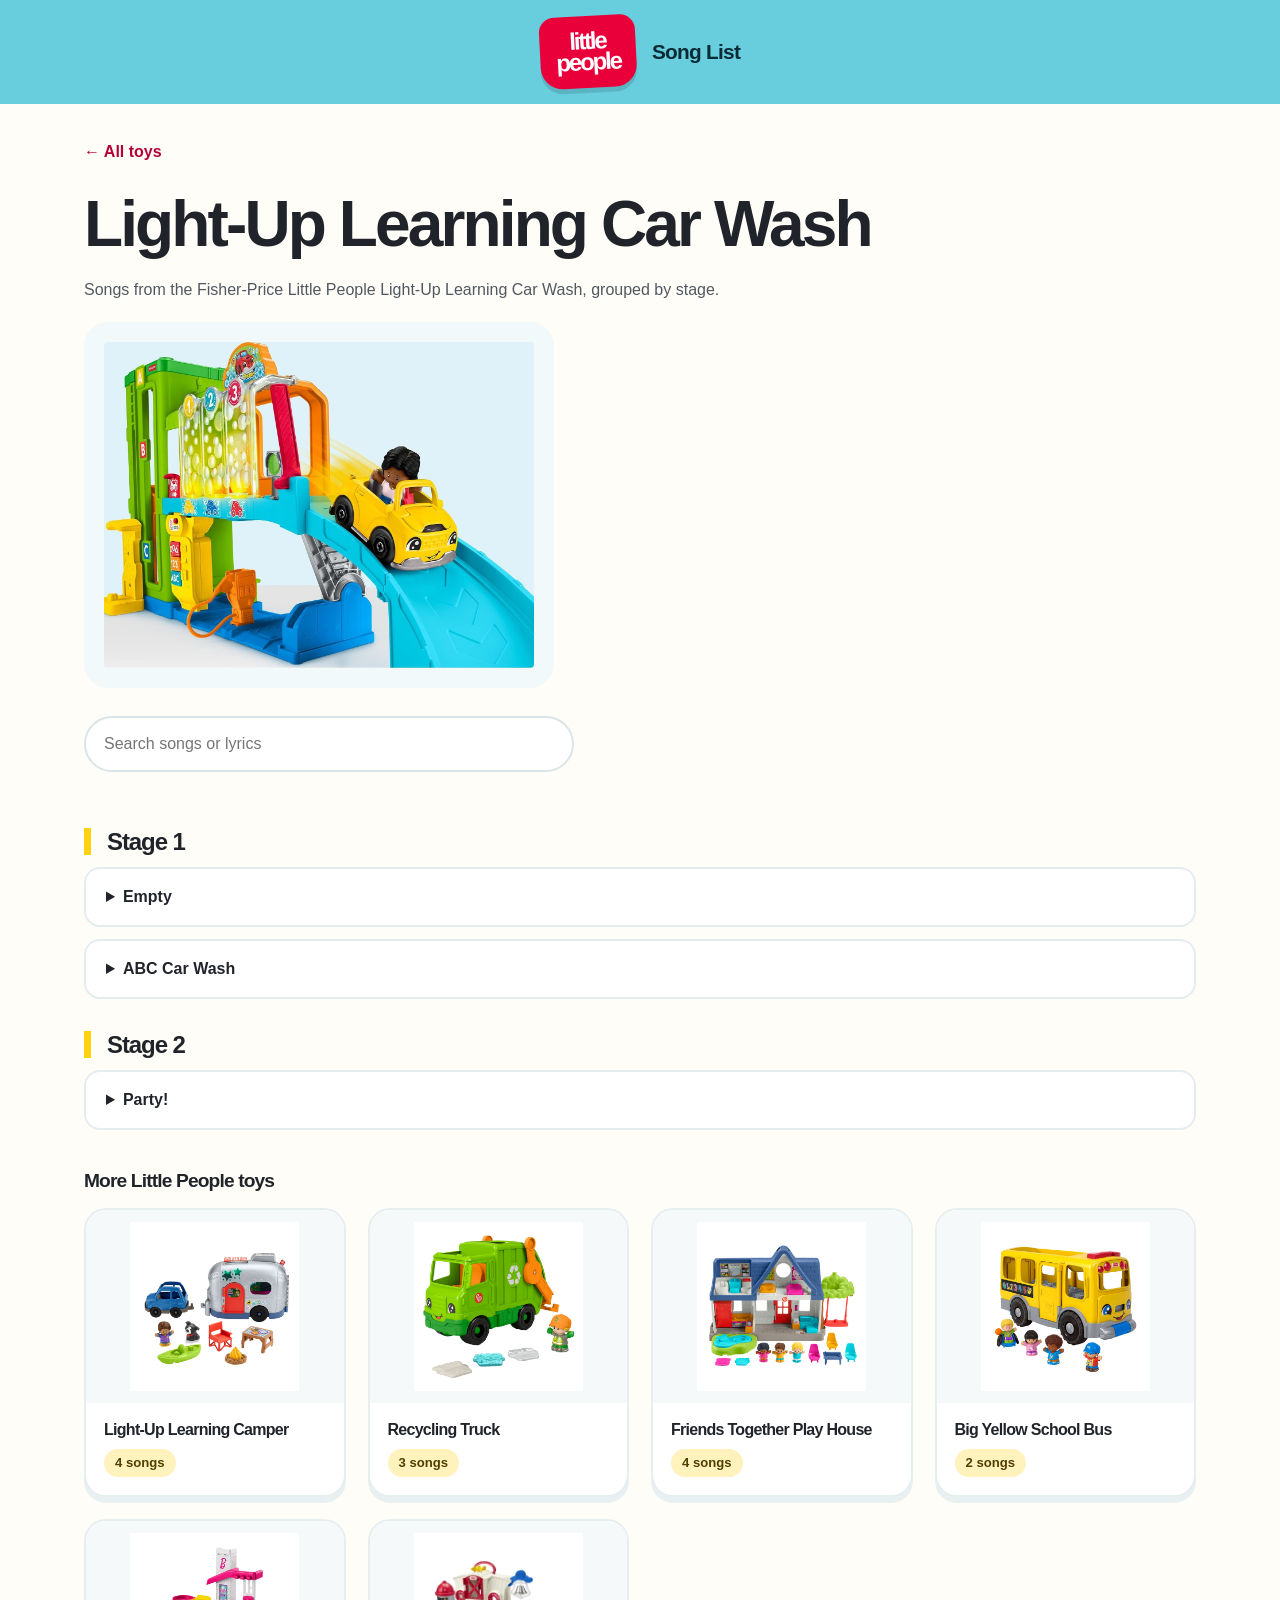
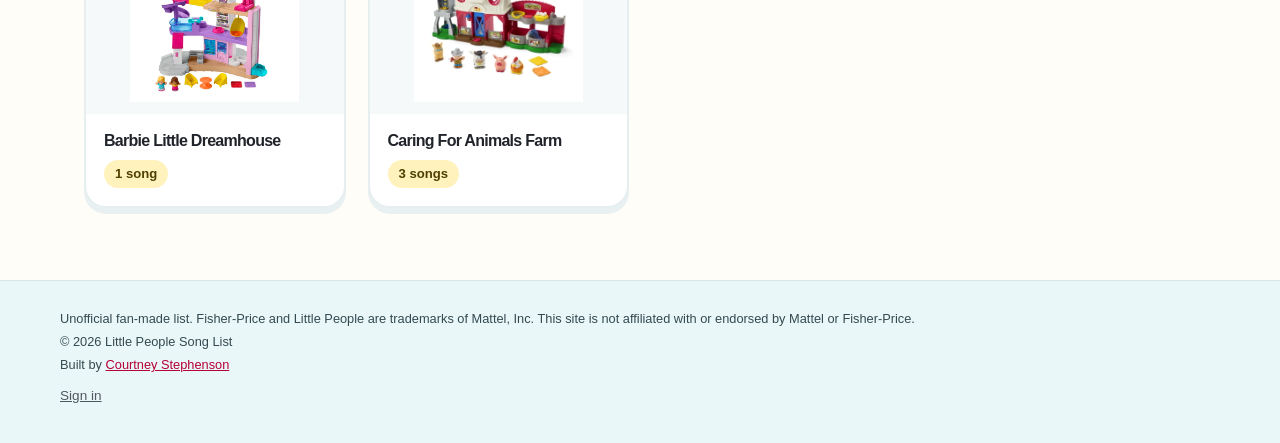
<file: toys/light-up-learning-car-wash/index.html>
<!doctype html>
<html lang="en">
<head>
  <meta charset="utf-8">
  <meta name="viewport" content="width=device-width, initial-scale=1, viewport-fit=cover">
  <meta name="theme-color" content="#68cddd">
  <!--seo-head-->
  <title>Light-Up Learning Car Wash Songs &amp; Lyrics</title>
  <meta name="description" content="3 songs on the Fisher-Price Little People Light-Up Learning Car Wash: Party!, Empty, ABC Car Wash. Full list with lyrics, grouped by stage.">
  <link rel="canonical" href="https://fisherpricestoysongs.com/toys/light-up-learning-car-wash/">
  <meta name="robots" content="index,follow,max-image-preview:large">
  <meta property="og:site_name" content="Little People Song List">
  <meta property="og:type" content="article">
  <meta property="og:locale" content="en_US">
  <meta property="og:title" content="Light-Up Learning Car Wash Songs &amp; Lyrics">
  <meta property="og:description" content="3 songs on the Fisher-Price Little People Light-Up Learning Car Wash: Party!, Empty, ABC Car Wash. Full list with lyrics, grouped by stage.">
  <meta property="og:url" content="https://fisherpricestoysongs.com/toys/light-up-learning-car-wash/">
  <meta property="og:image" content="https://fisherpricestoysongs.com/images/carwash.jpg">
  <meta property="og:image:alt" content="Light-Up Learning Car Wash toy">
  <meta name="twitter:card" content="summary_large_image">
  <meta name="twitter:title" content="Light-Up Learning Car Wash Songs &amp; Lyrics">
  <meta name="twitter:description" content="3 songs on the Fisher-Price Little People Light-Up Learning Car Wash: Party!, Empty, ABC Car Wash. Full list with lyrics, grouped by stage.">
  <meta name="twitter:image" content="https://fisherpricestoysongs.com/images/carwash.jpg">
  <script type="application/ld+json">{"@context":"https://schema.org","@graph":[{"@type":"WebSite","@id":"https://fisherpricestoysongs.com/#website","name":"Little People Song List","url":"https://fisherpricestoysongs.com/","inLanguage":"en","description":"An unofficial fan-made catalog of songs from Fisher-Price Little People toys."},{"@type":"WebPage","@id":"https://fisherpricestoysongs.com/toys/light-up-learning-car-wash/#page","url":"https://fisherpricestoysongs.com/toys/light-up-learning-car-wash/","name":"Light-Up Learning Car Wash Songs & Lyrics","description":"3 songs on the Fisher-Price Little People Light-Up Learning Car Wash: Party!, Empty, ABC Car Wash. Full list with lyrics, grouped by stage.","inLanguage":"en","isPartOf":{"@id":"https://fisherpricestoysongs.com/#website"},"breadcrumb":{"@id":"https://fisherpricestoysongs.com/toys/light-up-learning-car-wash/#breadcrumb"},"primaryImageOfPage":{"@type":"ImageObject","url":"https://fisherpricestoysongs.com/images/carwash.jpg"},"mainEntity":{"@id":"https://fisherpricestoysongs.com/toys/light-up-learning-car-wash/#songs"}},{"@type":"BreadcrumbList","@id":"https://fisherpricestoysongs.com/toys/light-up-learning-car-wash/#breadcrumb","itemListElement":[{"@type":"ListItem","position":1,"name":"All toys","item":"https://fisherpricestoysongs.com/"},{"@type":"ListItem","position":2,"name":"Light-Up Learning Car Wash","item":"https://fisherpricestoysongs.com/toys/light-up-learning-car-wash/"}]},{"@type":"ItemList","@id":"https://fisherpricestoysongs.com/toys/light-up-learning-car-wash/#songs","name":"Songs on the Light-Up Learning Car Wash","numberOfItems":3,"itemListElement":[{"@type":"ListItem","position":1,"name":"Party!"},{"@type":"ListItem","position":2,"name":"Empty"},{"@type":"ListItem","position":3,"name":"ABC Car Wash"}]}]}</script>
  <!--/seo-head-->
  <link rel="icon" href="../../favicon.svg" type="image/svg+xml">
  <link rel="icon" href="../../favicon-32.png" type="image/png" sizes="32x32">
  <link rel="apple-touch-icon" href="../../apple-touch-icon.png">
  <link rel="stylesheet" href="../../style.css">
</head>
<body data-root="../../" data-toy="light-up-learning-car-wash">
  <header class="site-header">
    <a class="site-title" href="../../"><span class="brand-badge">little<br>people</span><span class="site-title-text">Song List</span></a>
  </header>
  <main id="app" aria-live="polite"><!--prerender--><a class="back" href="../../">← All toys</a>
<h1>Light-Up Learning Car Wash</h1>
<p class="intro">Songs from the Fisher-Price Little People Light-Up Learning Car Wash, grouped by stage.</p>
<img class="toy-image" src="../../images/carwash.jpg" alt="Light-Up Learning Car Wash toy" loading="lazy">
<div><h2 class="stage-heading">Stage 1</h2><details><summary>Empty</summary><p class="lyrics">The car is on empty. 

We have to stop. 

Let's fill up to 10 fill up to the top. One. Two, three, four, five, six, seven, eight, nine ten.</p></details><details><summary>ABC Car Wash</summary><p class="lyrics">A, b, c, d, e, f, g. Car washes get the cars nice and clean. 
H, i, j, k, l, m, n, o fill up at the pump, then go, go, go, go. 
P, q, r, s, t, u, v, w, mechanic, fix cars. That's what they love to do. X, y, z.

The car garage is the place to be!</p></details><h2 class="stage-heading">Stage 2</h2><details><summary>Party!</summary><p class="lyrics">It's a party at the car wash!</p></details></div>
<nav class="related" aria-label="More toys"><h2>More Little People toys</h2><ul class="grid"><li><a class="card" href="../light-up-learning-camper/"><img src="../../images/camper.jpg" alt="Light-Up Learning Camper toy" loading="lazy"><div class="card-body"><h3 class="card-title">Light-Up Learning Camper</h3><p class="card-meta">4 songs</p></div></a></li><li><a class="card" href="../recycling-truck/"><img src="../../images/recyclingtruck.jpg" alt="Recycling Truck toy" loading="lazy"><div class="card-body"><h3 class="card-title">Recycling Truck</h3><p class="card-meta">3 songs</p></div></a></li><li><a class="card" href="../friends-together-play-house/"><img src="../../images/house.jpg" alt="Friends Together Play House toy" loading="lazy"><div class="card-body"><h3 class="card-title">Friends Together Play House</h3><p class="card-meta">4 songs</p></div></a></li><li><a class="card" href="../big-yellow-school-bus/"><img src="../../images/bus-mvh4h189.jpg" alt="Big Yellow School Bus toy" loading="lazy"><div class="card-body"><h3 class="card-title">Big Yellow School Bus</h3><p class="card-meta">2 songs</p></div></a></li><li><a class="card" href="../barbie-little-dreamhouse/"><img src="../../images/barbie-little-dreamhouse.jpg" alt="Barbie Little Dreamhouse toy" loading="lazy"><div class="card-body"><h3 class="card-title">Barbie Little Dreamhouse</h3><p class="card-meta">1 song</p></div></a></li><li><a class="card" href="../caring-for-animals-farm/"><img src="../../images/3211.jpg" alt="Caring For Animals Farm toy" loading="lazy"><div class="card-body"><h3 class="card-title">Caring For Animals Farm</h3><p class="card-meta">3 songs</p></div></a></li></ul></nav><!--/prerender--></main>
  <footer class="site-footer">
    <p class="disclaimer">
      Unofficial fan-made list. Fisher-Price and Little People are trademarks of Mattel, Inc.
      This site is not affiliated with or endorsed by Mattel or Fisher-Price.
    </p>
    <p class="copyright">&copy; <span id="year">2026</span> Little People Song List</p>
    <p class="credit">Built by <a href="https://courtneystephenson.com/">Courtney Stephenson</a></p>
    <div id="auth" class="auth"></div>
  </footer>
  <script>document.getElementById("year").textContent = new Date().getFullYear();</script>
  <script src="../../config.js"></script>
  <script src="../../admin.js"></script>
  <script src="../../app.js"></script>
</body>
</html>
</file>
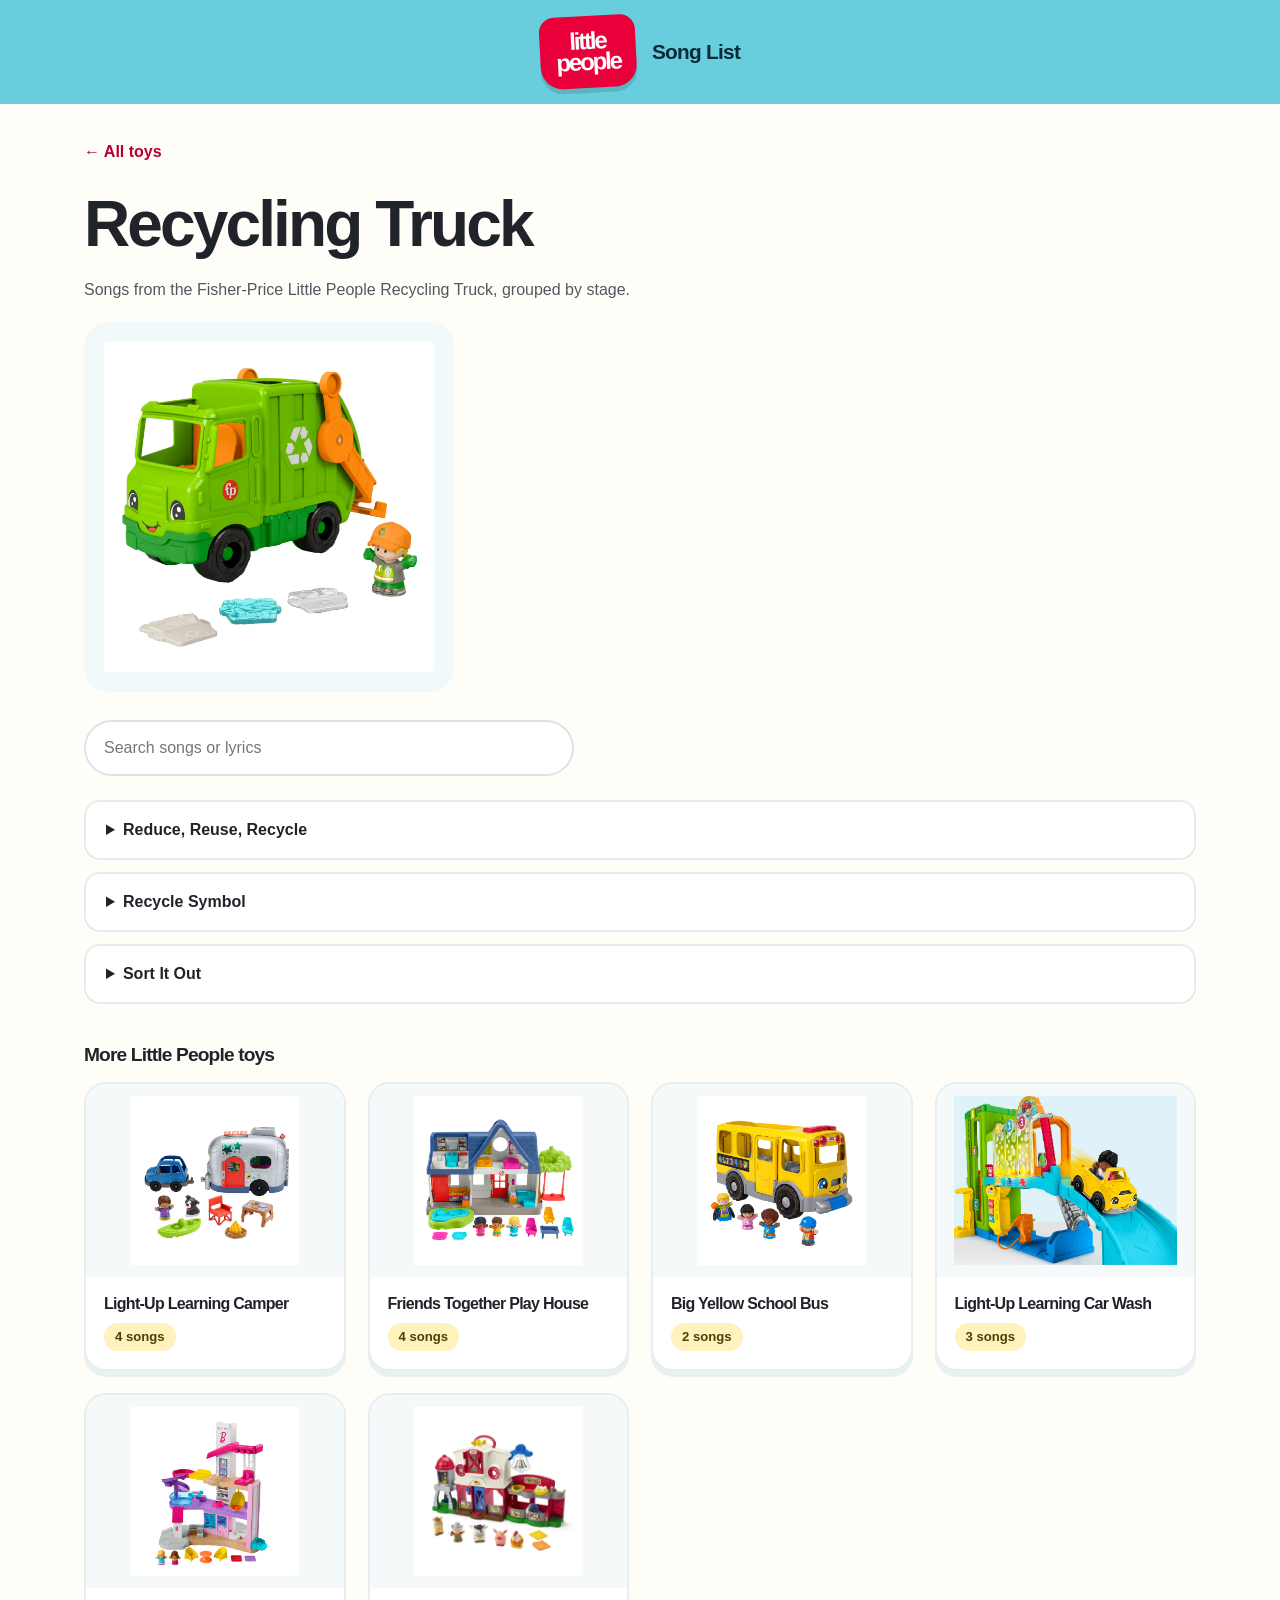
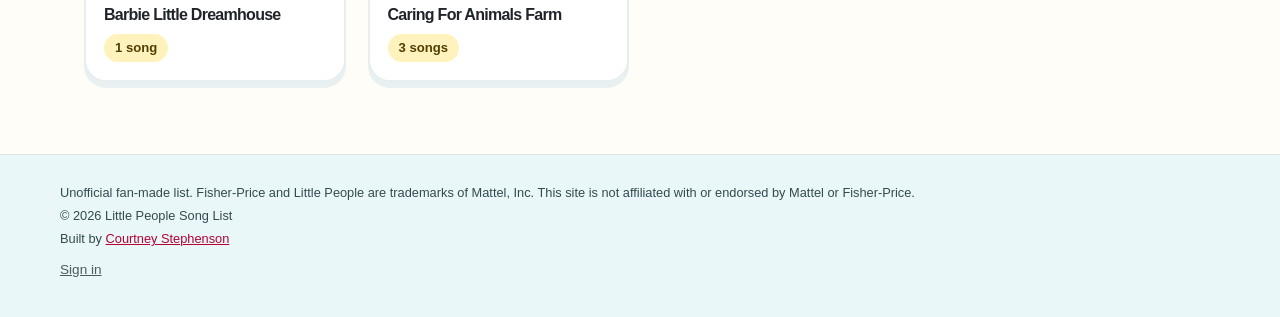
<file: toys/recycling-truck/index.html>
<!doctype html>
<html lang="en">
<head>
  <meta charset="utf-8">
  <meta name="viewport" content="width=device-width, initial-scale=1, viewport-fit=cover">
  <meta name="theme-color" content="#68cddd">
  <!--seo-head-->
  <title>Recycling Truck Songs &amp; Lyrics | Little People Song List</title>
  <meta name="description" content="3 songs on the Fisher-Price Little People Recycling Truck: Reduce, Reuse, Recycle, Recycle Symbol, Sort It Out. Full list with lyrics, grouped by stage.">
  <link rel="canonical" href="https://fisherpricestoysongs.com/toys/recycling-truck/">
  <meta name="robots" content="index,follow,max-image-preview:large">
  <meta property="og:site_name" content="Little People Song List">
  <meta property="og:type" content="article">
  <meta property="og:locale" content="en_US">
  <meta property="og:title" content="Recycling Truck Songs &amp; Lyrics | Little People Song List">
  <meta property="og:description" content="3 songs on the Fisher-Price Little People Recycling Truck: Reduce, Reuse, Recycle, Recycle Symbol, Sort It Out. Full list with lyrics, grouped by stage.">
  <meta property="og:url" content="https://fisherpricestoysongs.com/toys/recycling-truck/">
  <meta property="og:image" content="https://fisherpricestoysongs.com/images/recyclingtruck.jpg">
  <meta property="og:image:alt" content="Recycling Truck toy">
  <meta name="twitter:card" content="summary_large_image">
  <meta name="twitter:title" content="Recycling Truck Songs &amp; Lyrics | Little People Song List">
  <meta name="twitter:description" content="3 songs on the Fisher-Price Little People Recycling Truck: Reduce, Reuse, Recycle, Recycle Symbol, Sort It Out. Full list with lyrics, grouped by stage.">
  <meta name="twitter:image" content="https://fisherpricestoysongs.com/images/recyclingtruck.jpg">
  <script type="application/ld+json">{"@context":"https://schema.org","@graph":[{"@type":"WebSite","@id":"https://fisherpricestoysongs.com/#website","name":"Little People Song List","url":"https://fisherpricestoysongs.com/","inLanguage":"en","description":"An unofficial fan-made catalog of songs from Fisher-Price Little People toys."},{"@type":"WebPage","@id":"https://fisherpricestoysongs.com/toys/recycling-truck/#page","url":"https://fisherpricestoysongs.com/toys/recycling-truck/","name":"Recycling Truck Songs & Lyrics | Little People Song List","description":"3 songs on the Fisher-Price Little People Recycling Truck: Reduce, Reuse, Recycle, Recycle Symbol, Sort It Out. Full list with lyrics, grouped by stage.","inLanguage":"en","isPartOf":{"@id":"https://fisherpricestoysongs.com/#website"},"breadcrumb":{"@id":"https://fisherpricestoysongs.com/toys/recycling-truck/#breadcrumb"},"primaryImageOfPage":{"@type":"ImageObject","url":"https://fisherpricestoysongs.com/images/recyclingtruck.jpg"},"mainEntity":{"@id":"https://fisherpricestoysongs.com/toys/recycling-truck/#songs"}},{"@type":"BreadcrumbList","@id":"https://fisherpricestoysongs.com/toys/recycling-truck/#breadcrumb","itemListElement":[{"@type":"ListItem","position":1,"name":"All toys","item":"https://fisherpricestoysongs.com/"},{"@type":"ListItem","position":2,"name":"Recycling Truck","item":"https://fisherpricestoysongs.com/toys/recycling-truck/"}]},{"@type":"ItemList","@id":"https://fisherpricestoysongs.com/toys/recycling-truck/#songs","name":"Songs on the Recycling Truck","numberOfItems":3,"itemListElement":[{"@type":"ListItem","position":1,"name":"Reduce, Reuse, Recycle"},{"@type":"ListItem","position":2,"name":"Recycle Symbol"},{"@type":"ListItem","position":3,"name":"Sort It Out"}]}]}</script>
  <!--/seo-head-->
  <link rel="icon" href="../../favicon.svg" type="image/svg+xml">
  <link rel="icon" href="../../favicon-32.png" type="image/png" sizes="32x32">
  <link rel="apple-touch-icon" href="../../apple-touch-icon.png">
  <link rel="stylesheet" href="../../style.css">
</head>
<body data-root="../../" data-toy="recycling-truck">
  <header class="site-header">
    <a class="site-title" href="../../"><span class="brand-badge">little<br>people</span><span class="site-title-text">Song List</span></a>
  </header>
  <main id="app" aria-live="polite"><!--prerender--><a class="back" href="../../">← All toys</a>
<h1>Recycling Truck</h1>
<p class="intro">Songs from the Fisher-Price Little People Recycling Truck, grouped by stage.</p>
<img class="toy-image" src="../../images/recyclingtruck.jpg" alt="Recycling Truck toy" loading="lazy">
<div><details><summary>Reduce, Reuse, Recycle</summary><p class="lyrics">Reduce, reuse, recycle
keep our planet clean.
Waste not, want not, do our share
show the world just how much we care</p></details><details><summary>Recycle Symbol</summary><p class="lyrics">Three arrows and a triangle
that means it can be recycled.
Three arrows and a triangle
it can be recycled!</p></details><details><summary>Sort It Out</summary><p class="lyrics">Check it out can you sort it out?
Plastic, cans, and paper too!
Before you throw out the garbage before you throw it away,
Check it out can you sort it out?
Plastic, cans, and paper too!</p></details></div>
<nav class="related" aria-label="More toys"><h2>More Little People toys</h2><ul class="grid"><li><a class="card" href="../light-up-learning-camper/"><img src="../../images/camper.jpg" alt="Light-Up Learning Camper toy" loading="lazy"><div class="card-body"><h3 class="card-title">Light-Up Learning Camper</h3><p class="card-meta">4 songs</p></div></a></li><li><a class="card" href="../friends-together-play-house/"><img src="../../images/house.jpg" alt="Friends Together Play House toy" loading="lazy"><div class="card-body"><h3 class="card-title">Friends Together Play House</h3><p class="card-meta">4 songs</p></div></a></li><li><a class="card" href="../big-yellow-school-bus/"><img src="../../images/bus-mvh4h189.jpg" alt="Big Yellow School Bus toy" loading="lazy"><div class="card-body"><h3 class="card-title">Big Yellow School Bus</h3><p class="card-meta">2 songs</p></div></a></li><li><a class="card" href="../light-up-learning-car-wash/"><img src="../../images/carwash.jpg" alt="Light-Up Learning Car Wash toy" loading="lazy"><div class="card-body"><h3 class="card-title">Light-Up Learning Car Wash</h3><p class="card-meta">3 songs</p></div></a></li><li><a class="card" href="../barbie-little-dreamhouse/"><img src="../../images/barbie-little-dreamhouse.jpg" alt="Barbie Little Dreamhouse toy" loading="lazy"><div class="card-body"><h3 class="card-title">Barbie Little Dreamhouse</h3><p class="card-meta">1 song</p></div></a></li><li><a class="card" href="../caring-for-animals-farm/"><img src="../../images/3211.jpg" alt="Caring For Animals Farm toy" loading="lazy"><div class="card-body"><h3 class="card-title">Caring For Animals Farm</h3><p class="card-meta">3 songs</p></div></a></li></ul></nav><!--/prerender--></main>
  <footer class="site-footer">
    <p class="disclaimer">
      Unofficial fan-made list. Fisher-Price and Little People are trademarks of Mattel, Inc.
      This site is not affiliated with or endorsed by Mattel or Fisher-Price.
    </p>
    <p class="copyright">&copy; <span id="year">2026</span> Little People Song List</p>
    <p class="credit">Built by <a href="https://courtneystephenson.com/">Courtney Stephenson</a></p>
    <div id="auth" class="auth"></div>
  </footer>
  <script>document.getElementById("year").textContent = new Date().getFullYear();</script>
  <script src="../../config.js"></script>
  <script src="../../admin.js"></script>
  <script src="../../app.js"></script>
</body>
</html>
</file>
<file: style.css>
:root {
  --bg: #fffaf0;
  --surface: #ffffff;
  --text: #2b2b33;
  --muted: #6b6b78;
  --accent: #d6402b;
  --border: #e6dfd0;
  --error-bg: #fde8e6;
  --error-text: #8a1c10;
}

@media (prefers-color-scheme: dark) {
  :root:not([data-theme="light"]) {
    --bg: #17171c;
    --surface: #22222a;
    --text: #ecebf0;
    --muted: #a3a3b2;
    --accent: #ff7b64;
    --border: #35353f;
    --error-bg: #4a1f1a;
    --error-text: #ffc9c0;
  }
}

:root[data-theme="dark"] {
  --bg: #17171c;
  --surface: #22222a;
  --text: #ecebf0;
  --muted: #a3a3b2;
  --accent: #ff7b64;
  --border: #35353f;
  --error-bg: #4a1f1a;
  --error-text: #ffc9c0;
}

* { box-sizing: border-box; }

body {
  margin: 0;
  background: var(--bg);
  color: var(--text);
  font: 16px/1.5 system-ui, -apple-system, "Segoe UI", Roboto, sans-serif;
}

a { color: var(--accent); }

.site-header, .site-footer, main {
  max-width: 960px;
  margin: 0 auto;
  padding-left: 16px;
  padding-right: 16px;
}

.site-header { padding-top: 20px; }

.site-title {
  font-size: 1.5rem;
  font-weight: 700;
  text-decoration: none;
  color: var(--text);
}

.site-footer {
  padding-top: 16px;
  padding-bottom: 32px;
  border-top: 1px solid var(--border);
  font-size: 0.8rem;
  color: var(--muted);
}

.site-footer p { margin: 0 0 4px; }

main { padding-top: 16px; padding-bottom: 48px; }

h1 { margin: 8px 0 16px; font-size: 1.6rem; }

.search {
  width: 100%;
  padding: 10px 12px;
  margin-bottom: 16px;
  font: inherit;
  color: var(--text);
  background: var(--surface);
  border: 1px solid var(--border);
  border-radius: 8px;
}

.grid {
  display: grid;
  grid-template-columns: repeat(auto-fill, minmax(200px, 1fr));
  gap: 16px;
  list-style: none;
  margin: 0;
  padding: 0;
}

.card {
  display: block;
  height: 100%;
  overflow: hidden;
  text-decoration: none;
  color: var(--text);
  background: var(--surface);
  border: 1px solid var(--border);
  border-radius: 12px;
}

.card:hover, .card:focus-visible { border-color: var(--accent); }

.card img {
  display: block;
  width: 100%;
  aspect-ratio: 4 / 3;
  object-fit: cover;
}

.card-body { padding: 12px; }
.card-title { margin: 0; font-size: 1rem; font-weight: 600; }
.card-meta { margin: 2px 0 0; font-size: 0.85rem; color: var(--muted); }

.toy-image {
  display: block;
  max-width: 100%;
  max-height: 320px;
  margin-bottom: 16px;
  border-radius: 12px;
}

.back { display: inline-block; margin-top: 8px; }

.stage-heading {
  margin: 24px 0 8px;
  font-size: 1.1rem;
  color: var(--muted);
}

details {
  margin-bottom: 8px;
  background: var(--surface);
  border: 1px solid var(--border);
  border-radius: 10px;
}

summary {
  padding: 12px 14px;
  font-weight: 600;
  cursor: pointer;
}

.lyrics {
  margin: 0;
  padding: 0 14px 14px;
  white-space: pre-line;
}

.empty { color: var(--muted); }

.error-box {
  margin-bottom: 16px;
  padding: 12px 14px;
  color: var(--error-text);
  background: var(--error-bg);
  border-radius: 8px;
}

.error-box ul { margin: 4px 0 0; padding-left: 20px; }

/* Auth and editing */
.site-header { display: flex; flex-wrap: wrap; align-items: center; justify-content: space-between; gap: 8px; }
.auth { display: flex; flex-wrap: wrap; align-items: center; gap: 12px; font-size: 0.9rem; }
.who { color: var(--muted); }

.button {
  display: inline-block;
  padding: 8px 14px;
  font: inherit;
  font-weight: 600;
  color: #fff;
  background: var(--accent);
  border: 1px solid var(--accent);
  border-radius: 8px;
  text-decoration: none;
  cursor: pointer;
}
.button.secondary { color: var(--accent); background: transparent; }
.button.danger { color: var(--error-text); background: var(--error-bg); border-color: var(--error-text); }
.button:disabled { opacity: 0.6; cursor: default; }

.link-button {
  padding: 0;
  font: inherit;
  color: var(--accent);
  background: none;
  border: 0;
  text-decoration: underline;
  cursor: pointer;
}
.link-button.danger { color: var(--error-text); }

.form { display: grid; gap: 16px; max-width: 640px; }
.field { display: grid; gap: 4px; }
.field-label { font-weight: 600; font-size: 0.9rem; }
.hint { font-size: 0.8rem; color: var(--muted); }
.field-input {
  width: 100%;
  padding: 8px 10px;
  font: inherit;
  color: var(--text);
  background: var(--surface);
  border: 1px solid var(--border);
  border-radius: 8px;
}
.field-input[readonly] { color: var(--muted); }

.songs { display: grid; gap: 16px; }
.song-row { display: grid; gap: 12px; margin: 0; padding: 14px; border: 1px solid var(--border); border-radius: 10px; }

.toolbar { display: flex; gap: 12px; flex-wrap: wrap; }
.status { margin: 0; color: var(--muted); overflow-wrap: anywhere; }
.people { padding-left: 0; list-style: none; }
.people li { display: flex; justify-content: space-between; gap: 12px; padding: 8px 0; border-bottom: 1px solid var(--border); }

/* Fisher-Price inspired, unofficial fan-site theme */
:root {
  color-scheme: light;
  --bg: #fffdf7;
  --surface: #fff;
  --text: #20242a;
  --muted: #515861;
  --accent: #b40035;
  --border: #dbe4e7;
  --error-bg: #ffe8ec;
  --error-text: #9a1230;
}
@media (prefers-color-scheme: dark) {
  :root:not([data-theme="light"]) { --bg: #fffdf7; --surface: #fff; --text: #20242a; --muted: #515861; --accent: #b40035; --border: #dbe4e7; --error-bg: #ffe8ec; --error-text: #9a1230; }
}
:root[data-theme="dark"] { --bg: #fffdf7; --surface: #fff; --text: #20242a; --muted: #515861; --accent: #b40035; --border: #dbe4e7; --error-bg: #ffe8ec; --error-text: #9a1230; }
body { font-family: "Arial Rounded MT Bold", "Trebuchet MS", Arial, sans-serif; }
:focus-visible { outline: 3px solid #005d75; outline-offset: 3px; }
.site-header, .site-footer, main { max-width: none; }
.site-header { min-height: 104px; padding: 15px max(24px, calc((100vw - 1160px) / 2)); background: #68cddd; }
.site-title { display: inline-flex; align-items: center; gap: 16px; color: #092b35; font-size: 1.3rem; font-weight: 900; }
.brand-badge { display: grid; place-content: center; width: 96px; height: 72px; background: #e9003b; color: white; border-radius: 15px 15px 22px 22px; font-size: 1.5rem; line-height: .86; letter-spacing: -.09em; text-align: center; transform: rotate(-3deg); box-shadow: 0 5px 0 rgba(0,0,0,.12); }
.brand-dot { color: #ffd211; }
.site-title-text { letter-spacing: -.035em; }
.who { color: #163e47; }
main { max-width: 1160px; padding: 32px 24px 72px; min-height: 60dvh; }
h1, h2, h3, p { overflow-wrap: anywhere; }
h1, h2, h3 { line-height: 1.13; letter-spacing: -.045em; }
h1 { font-size: clamp(1.9rem, 5vw, 4.3rem); margin: 0 0 18px; }
.hero { position: relative; display: grid; grid-template-columns: 1.25fr 1fr; min-height: 330px; overflow: hidden; margin: 0 0 45px; border-radius: 28px; background: #fceca3; }
.hero-copy { position: relative; z-index: 1; align-self: center; padding: clamp(30px, 5vw, 62px); }
.eyebrow { margin: 0 0 12px; color: #9c1736; font-size: .85rem; font-weight: 900; letter-spacing: .12em; text-transform: uppercase; }
.hero-description { margin: 0; max-width: 34ch; font-size: 1.16rem; }
.hero-art { position: relative; min-height: 280px; overflow: hidden; background: #bfeef3; }
.sun { position: absolute; top: 38px; right: 23%; width: 100px; aspect-ratio: 1; border-radius: 50%; background: #ffd211; box-shadow: 0 0 0 15px rgba(255,210,17,.2); }
.hill { position: absolute; width: 125%; height: 240px; border-radius: 50% 50% 0 0; }
.hill-back { left: -25%; bottom: -145px; background: #72c86b; transform: rotate(-12deg); }
.hill-front { right: -36%; bottom: -150px; background: #20a65a; transform: rotate(14deg); }
.music-note { position: absolute; z-index: 1; color: #e9003b; font-family: Arial, sans-serif; font-size: 7rem; font-weight: bold; transform: rotate(-16deg); }
.note-one { left: 20%; top: 18%; }
.note-two { right: 18%; top: 40%; color: #1266b0; font-size: 5rem; transform: rotate(15deg); }
.section-heading { margin-bottom: 22px; }
.section-heading h2 { margin: 0; font-size: clamp(1.7rem, 3vw, 2.3rem); }
.search { max-width: 490px; padding: 14px 18px; margin-bottom: 24px; border: 2px solid var(--border); border-radius: 999px; }
.grid { grid-template-columns: repeat(auto-fill, minmax(220px, 1fr)); gap: 22px; }
.card { border: 2px solid #e7eef0; border-radius: 22px; box-shadow: 0 6px 0 #e9f0f1; transition: transform .18s ease, box-shadow .18s ease; }
.card:hover, .card:focus-visible { transform: translateY(-4px); box-shadow: 0 10px 0 #cde9ed; border-color: #42bacd; }
.card img { object-fit: contain; background: #f5f9f9; padding: 12px; }
.card-body { padding: 18px; }
.card-title { font-size: 1.1rem; font-weight: 900; }
.card-meta { display: inline-block; white-space: nowrap; margin-top: 10px; padding: 4px 11px; border-radius: 999px; background: #fff2bd; color: #503f00; font-size: .82rem; font-weight: 800; }
.back { margin: 4px 0 24px; font-weight: 800; text-decoration: none; }
.back:hover { text-decoration: underline; }
.toy-image { max-width: min(100%, 470px); max-height: 370px; object-fit: contain; margin: 8px 0 28px; padding: 20px; border-radius: 24px; background: #f1f9fa; }
.stage-heading { margin: 32px 0 12px; padding-left: 16px; border-left: 7px solid #ffd211; font-size: 1.5rem; color: var(--text); }
details { margin-bottom: 12px; border: 2px solid #e4ecee; border-radius: 16px; }
details[open] { border-color: #9bdde6; }
summary { padding: 16px 20px; font-weight: 900; }
.lyrics { padding: 0 20px 20px; line-height: 1.75; }
.button { padding: 10px 18px; color: #242014; background: #ffd211; border: 2px solid #ffd211; border-radius: 999px; font-weight: 900; }
.button:hover { background: #ffe05d; }
.button.secondary { color: #9c1230; background: white; border-color: #9c1230; }
.button.danger { color: var(--error-text); background: var(--error-bg); border-color: var(--error-text); }
.field-input { border-radius: 12px; padding: 10px 13px; }
.song-row { background: white; border: 2px solid var(--border); border-radius: 16px; }
.site-footer { padding: 28px max(24px, calc((100vw - 1160px) / 2)) 36px; background: #eaf7f8; color: #344a50; }
@media (max-width: 680px) {
  .site-header { min-height: 86px; padding: 12px 18px; }
  .brand-badge { width: 78px; height: 60px; font-size: 1.25rem; }
  .site-title { gap: 11px; font-size: 1.1rem; }
  main { padding: 20px 18px 55px; }
  .hero { position: absolute; width: 1px; height: 1px; overflow: hidden; clip-path: inset(50%); white-space: nowrap; margin: 0; }
  .hero-copy { padding: 30px 26px; }
  .hero-art { min-height: 150px; }
  .sun { top: 15px; width: 70px; }
  .music-note { top: 0; font-size: 5rem; }
  .note-two { top: 15%; font-size: 4rem; }
  .grid { grid-template-columns: repeat(auto-fill, minmax(150px, 1fr)); gap: 14px; }
  .card-body { padding: 13px; }
}
@media (prefers-reduced-motion: reduce) { .card { transition: none; } }

/* Responsive */
.form, .songs, .song-row, .field, .people { grid-template-columns: minmax(0, 1fr); }
.site-header > *, .auth > * { min-width: 0; }
.field-input, .search { font-size: max(16px, 1rem); }
.form .toolbar {
  position: sticky;
  bottom: 0;
  padding: 12px 0 max(12px, env(safe-area-inset-bottom));
  background: var(--bg);
  border-top: 1px solid var(--border);
}
@media (pointer: coarse) {
  .button, .link-button, .back, .auth a, summary, .field-input, .search { min-height: 44px; }
  .link-button, .back, .auth a { display: inline-flex; align-items: center; padding-inline: 4px; }
  .auth, .toolbar, .people li { gap: 12px; }
}
.site-footer .auth { margin-top: 12px; }
.site-header { justify-content: center; }

.intro { margin: 0 0 20px; color: var(--muted); }
.related { margin-top: 40px; }
.related h2 { font-size: 1.2rem; }
.related ul { margin: 0; padding: 0; list-style: none; }
.related .card-title { font-size: 1rem; }
.quiet-link { color: var(--muted); font-size: 0.85rem; text-decoration: underline; }
.quiet-link:hover { color: var(--accent); }
</file>
